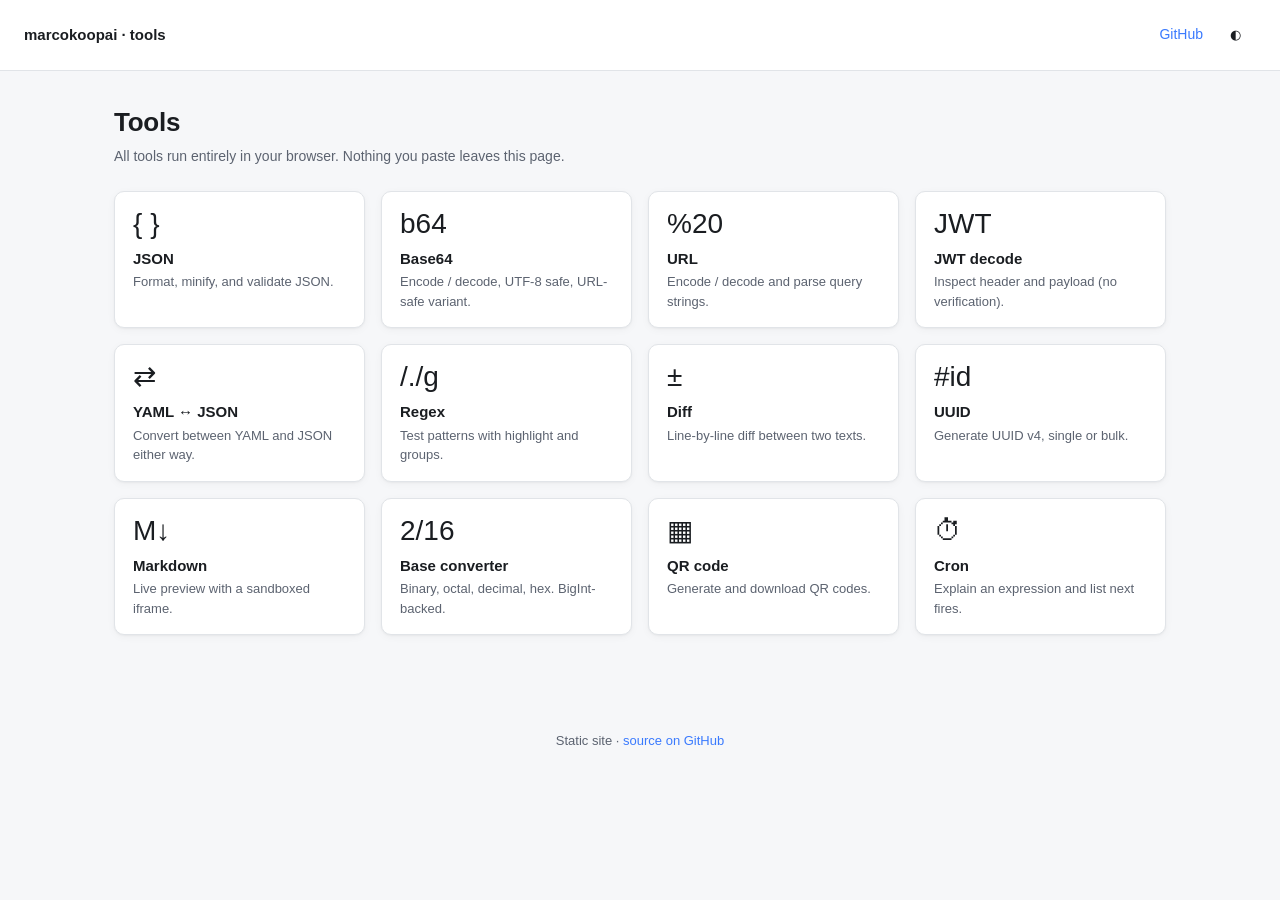
<file: index.html>
<!doctype html>
<html lang="en">
<head>
<meta charset="utf-8">
<meta name="viewport" content="width=device-width, initial-scale=1">
<title>marcokoopai · tools</title>
<meta name="description" content="Personal collection of browser-side web tools. No tracking, no servers.">
<script src="/assets/js/theme.js"></script>
<link rel="stylesheet" href="/assets/css/base.css">
</head>
<body>
<header class="site-header">
  <a class="brand" href="/">marcokoopai · tools</a>
  <nav class="nav">
    <a href="https://github.com/marcokoopai/marcokoopai.github.io" target="_blank" rel="noopener">GitHub</a>
    <button class="btn ghost" type="button" onclick="toggleTheme()" aria-label="Toggle theme" title="Toggle theme">◐</button>
  </nav>
</header>

<main class="container">
  <h1>Tools</h1>
  <p class="subtitle">All tools run entirely in your browser. Nothing you paste leaves this page.</p>

  <div class="tool-grid">
    <a class="tool-card" href="/tools/json/">
      <div class="icon">{ }</div>
      <div class="name">JSON</div>
      <div class="desc">Format, minify, and validate JSON.</div>
    </a>
    <a class="tool-card" href="/tools/base64/">
      <div class="icon">b64</div>
      <div class="name">Base64</div>
      <div class="desc">Encode / decode, UTF-8 safe, URL-safe variant.</div>
    </a>
    <a class="tool-card" href="/tools/url-encode/">
      <div class="icon">%20</div>
      <div class="name">URL</div>
      <div class="desc">Encode / decode and parse query strings.</div>
    </a>
    <a class="tool-card" href="/tools/jwt-decode/">
      <div class="icon">JWT</div>
      <div class="name">JWT decode</div>
      <div class="desc">Inspect header and payload (no verification).</div>
    </a>
    <a class="tool-card" href="/tools/yaml-json/">
      <div class="icon">⇄</div>
      <div class="name">YAML ↔ JSON</div>
      <div class="desc">Convert between YAML and JSON either way.</div>
    </a>
    <a class="tool-card" href="/tools/regex/">
      <div class="icon">/./g</div>
      <div class="name">Regex</div>
      <div class="desc">Test patterns with highlight and groups.</div>
    </a>
    <a class="tool-card" href="/tools/diff/">
      <div class="icon">±</div>
      <div class="name">Diff</div>
      <div class="desc">Line-by-line diff between two texts.</div>
    </a>
    <a class="tool-card" href="/tools/uuid/">
      <div class="icon">#id</div>
      <div class="name">UUID</div>
      <div class="desc">Generate UUID v4, single or bulk.</div>
    </a>
    <a class="tool-card" href="/tools/markdown/">
      <div class="icon">M↓</div>
      <div class="name">Markdown</div>
      <div class="desc">Live preview with a sandboxed iframe.</div>
    </a>
    <a class="tool-card" href="/tools/base-converter/">
      <div class="icon">2/16</div>
      <div class="name">Base converter</div>
      <div class="desc">Binary, octal, decimal, hex. BigInt-backed.</div>
    </a>
    <a class="tool-card" href="/tools/qrcode/">
      <div class="icon">▦</div>
      <div class="name">QR code</div>
      <div class="desc">Generate and download QR codes.</div>
    </a>
    <a class="tool-card" href="/tools/cron/">
      <div class="icon">⏱</div>
      <div class="name">Cron</div>
      <div class="desc">Explain an expression and list next fires.</div>
    </a>
  </div>
</main>

<footer class="site-footer">
  Static site · <a href="https://github.com/marcokoopai/marcokoopai.github.io">source on GitHub</a>
</footer>

<script src="/assets/js/common.js"></script>
</body>
</html>
</file>
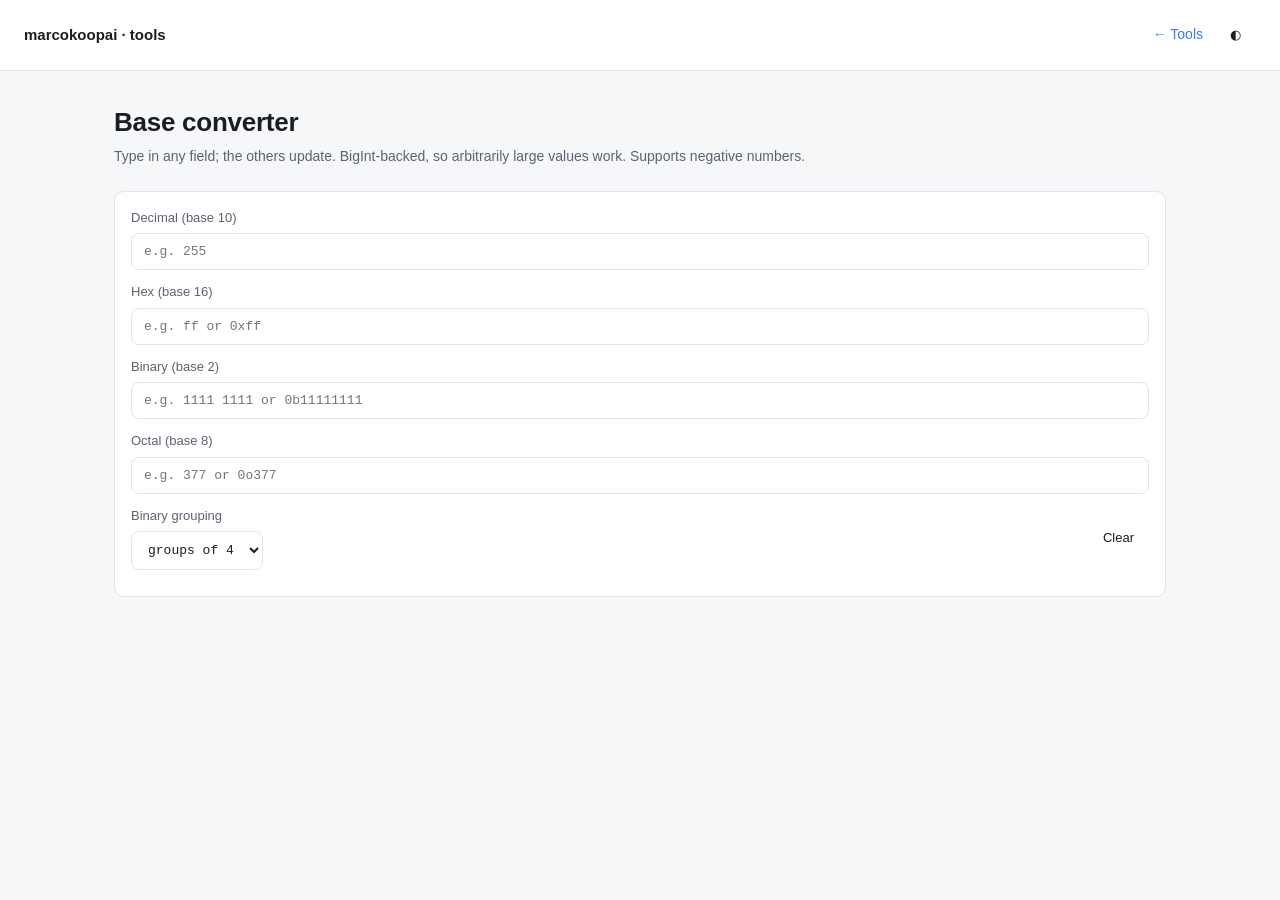
<file: tools/base-converter/index.html>
<!doctype html>
<html lang="en">
<head>
<meta charset="utf-8">
<meta name="viewport" content="width=device-width, initial-scale=1">
<title>Base converter · marcokoopai tools</title>
<script src="/assets/js/theme.js"></script>
<link rel="stylesheet" href="/assets/css/base.css">
</head>
<body>
<header class="site-header">
  <a class="brand" href="/">marcokoopai · tools</a>
  <nav class="nav">
    <a href="/">← Tools</a>
    <button class="btn ghost" type="button" onclick="toggleTheme()" aria-label="Toggle theme">◐</button>
  </nav>
</header>

<main class="container">
  <h1>Base converter</h1>
  <p class="subtitle">Type in any field; the others update. BigInt-backed, so arbitrarily large values work. Supports negative numbers.</p>

  <div class="panel">
    <label class="field" style="margin-bottom:12px">
      Decimal (base 10)
      <input id="dec" type="text" inputmode="numeric" placeholder="e.g. 255" spellcheck="false">
    </label>
    <label class="field" style="margin-bottom:12px">
      Hex (base 16)
      <input id="hex" type="text" placeholder="e.g. ff or 0xff" spellcheck="false">
    </label>
    <label class="field" style="margin-bottom:12px">
      Binary (base 2)
      <input id="bin" type="text" placeholder="e.g. 1111 1111 or 0b11111111" spellcheck="false">
    </label>
    <label class="field" style="margin-bottom:12px">
      Octal (base 8)
      <input id="oct" type="text" placeholder="e.g. 377 or 0o377" spellcheck="false">
    </label>
    <div class="row">
      <label class="field" style="flex:0 0 auto">
        <span>Binary grouping</span>
        <select id="group">
          <option value="4" selected>groups of 4</option>
          <option value="8">groups of 8</option>
          <option value="0">no spaces</option>
        </select>
      </label>
      <div class="grow"></div>
      <button class="btn ghost" id="clear">Clear</button>
    </div>
    <div class="status" id="status" style="margin-top:10px"></div>
  </div>
</main>

<script src="/assets/js/common.js"></script>
<script>
  const fields = { bin: 2, oct: 8, dec: 10, hex: 16 };
  const els = { bin: $('#bin'), oct: $('#oct'), dec: $('#dec'), hex: $('#hex') };
  const status = $('#status'), groupSel = $('#group');
  const setStatus = (m, c) => { status.textContent = m || ''; status.className = 'status' + (c ? ' ' + c : ''); };

  function stripPrefix(s, base) {
    s = s.trim().replace(/_/g, '').replace(/\s+/g, '');
    if (base === 16 && /^0x/i.test(s)) return s.slice(2);
    if (base === 8 && /^0o/i.test(s)) return s.slice(2);
    if (base === 2 && /^0b/i.test(s)) return s.slice(2);
    return s;
  }

  function parse(raw, base) {
    if (!raw.trim()) return null;
    let neg = false, s = raw.trim();
    if (s.startsWith('-')) { neg = true; s = s.slice(1); }
    s = stripPrefix(s, base);
    if (!s) throw new Error('empty');
    const re = { 2: /^[01]+$/, 8: /^[0-7]+$/, 10: /^\d+$/, 16: /^[0-9a-fA-F]+$/ }[base];
    if (!re.test(s)) throw new Error(`invalid ${base === 16 ? 'hex' : base === 2 ? 'binary' : base === 8 ? 'octal' : 'decimal'}`);
    const bi = BigInt(base === 10 ? s : (base === 2 ? '0b' : base === 8 ? '0o' : '0x') + s);
    return neg ? -bi : bi;
  }

  function group(s, n) {
    if (!n) return s;
    const parts = [];
    for (let i = s.length; i > 0; i -= n) parts.unshift(s.slice(Math.max(0, i - n), i));
    return parts.join(' ');
  }

  function format(bi, base) {
    if (bi === null) return '';
    const neg = bi < 0n;
    let s = (neg ? -bi : bi).toString(base);
    if (base === 16) s = s.toUpperCase();
    if (base === 2) s = group(s, parseInt(groupSel.value, 10));
    return (neg ? '-' : '') + s;
  }

  function sync(from) {
    try {
      const val = parse(els[from].value, fields[from]);
      for (const k of Object.keys(els)) {
        if (k === from) continue;
        els[k].value = format(val, fields[k]);
      }
      if (val === null) setStatus('');
      else {
        const bi = val < 0n ? -val : val;
        const bits = bi === 0n ? 0 : bi.toString(2).length;
        setStatus(`${val.toString()} · ${bits} bit${bits === 1 ? '' : 's'}`, 'ok');
      }
    } catch (e) {
      for (const k of Object.keys(els)) if (k !== from) els[k].value = '';
      setStatus('Error (' + from + '): ' + e.message, 'err');
    }
  }

  for (const k of Object.keys(els)) {
    els[k].addEventListener('input', () => sync(k));
  }
  groupSel.addEventListener('change', () => {
    if (els.dec.value) sync('dec');
  });
  $('#clear').onclick = () => {
    for (const k of Object.keys(els)) els[k].value = '';
    setStatus('');
    els.dec.focus();
  };
</script>
</body>
</html>
</file>
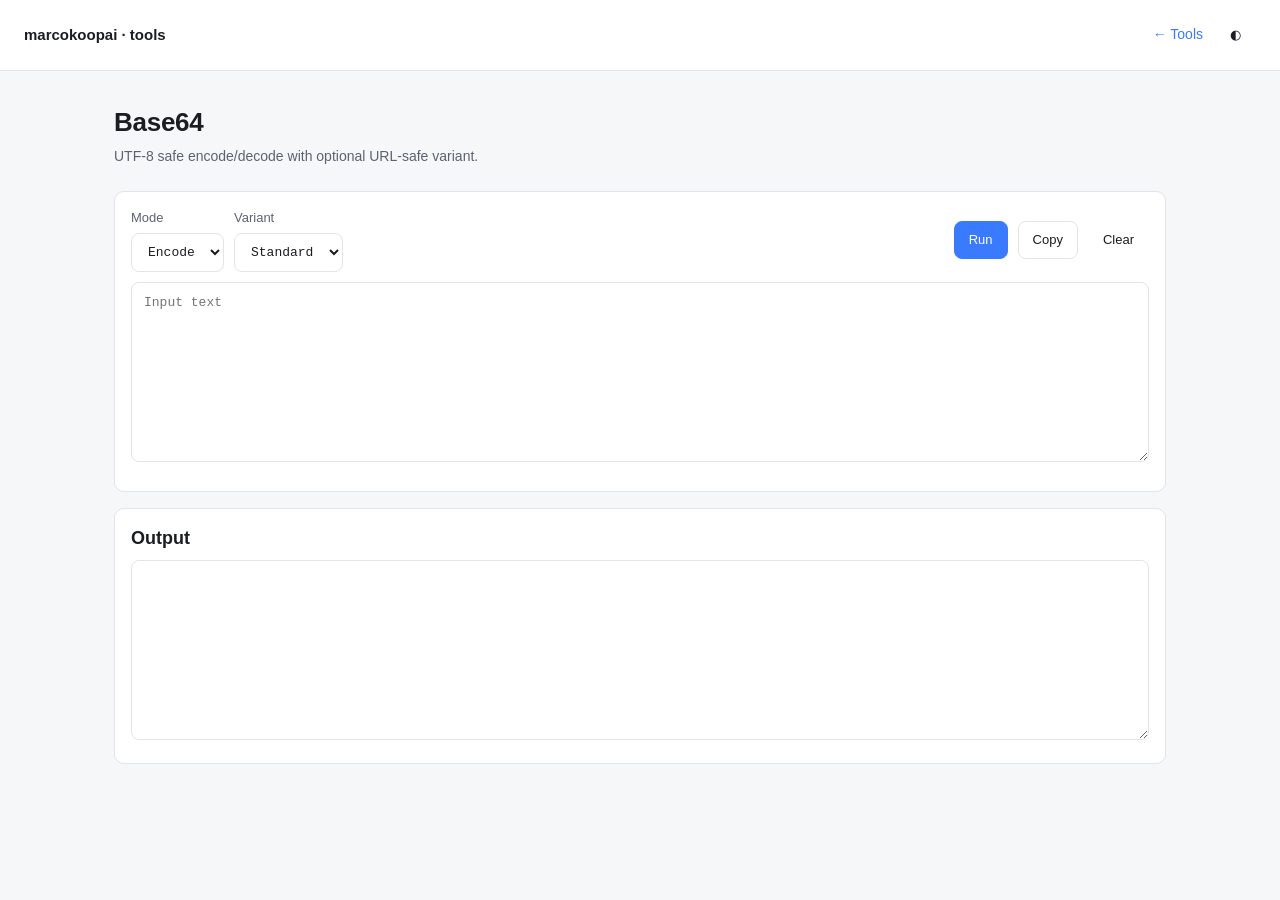
<file: tools/base64/index.html>
<!doctype html>
<html lang="en">
<head>
<meta charset="utf-8">
<meta name="viewport" content="width=device-width, initial-scale=1">
<title>Base64 · marcokoopai tools</title>
<script src="/assets/js/theme.js"></script>
<link rel="stylesheet" href="/assets/css/base.css">
</head>
<body>
<header class="site-header">
  <a class="brand" href="/">marcokoopai · tools</a>
  <nav class="nav">
    <a href="/">← Tools</a>
    <button class="btn ghost" type="button" onclick="toggleTheme()" aria-label="Toggle theme">◐</button>
  </nav>
</header>

<main class="container">
  <h1>Base64</h1>
  <p class="subtitle">UTF-8 safe encode/decode with optional URL-safe variant.</p>

  <div class="panel">
    <div class="row" style="margin-bottom:10px">
      <label class="field" style="flex:0 0 auto">
        Mode
        <select id="mode">
          <option value="encode" selected>Encode</option>
          <option value="decode">Decode</option>
        </select>
      </label>
      <label class="field" style="flex:0 0 auto">
        Variant
        <select id="variant">
          <option value="standard" selected>Standard</option>
          <option value="urlsafe">URL-safe</option>
        </select>
      </label>
      <div class="grow"></div>
      <button class="btn primary" id="run">Run</button>
      <button class="btn" id="copy">Copy</button>
      <button class="btn ghost" id="clear">Clear</button>
    </div>
    <textarea id="input" placeholder="Input text" spellcheck="false"></textarea>
    <div class="status" id="status"></div>
  </div>

  <div class="panel">
    <h2 style="margin-top:0">Output</h2>
    <textarea id="output" readonly></textarea>
  </div>
</main>

<script src="/assets/js/common.js"></script>
<script>
  const input = $('#input'), output = $('#output'), status = $('#status');
  const setStatus = (m, c) => { status.textContent = m || ''; status.className = 'status' + (c ? ' ' + c : ''); };

  function encodeUtf8(s) {
    const bytes = new TextEncoder().encode(s);
    let bin = '';
    for (let i = 0; i < bytes.length; i++) bin += String.fromCharCode(bytes[i]);
    return btoa(bin);
  }
  function decodeUtf8(b64) {
    const bin = atob(b64);
    const bytes = new Uint8Array(bin.length);
    for (let i = 0; i < bin.length; i++) bytes[i] = bin.charCodeAt(i);
    return new TextDecoder().decode(bytes);
  }
  function toUrlSafe(s) { return s.replace(/\+/g, '-').replace(/\//g, '_').replace(/=+$/, ''); }
  function fromUrlSafe(s) {
    s = s.replace(/-/g, '+').replace(/_/g, '/');
    while (s.length % 4) s += '=';
    return s;
  }

  function run() {
    const mode = $('#mode').value;
    const variant = $('#variant').value;
    const src = input.value;
    if (!src) { output.value = ''; setStatus(''); return; }
    try {
      if (mode === 'encode') {
        let out = encodeUtf8(src);
        if (variant === 'urlsafe') out = toUrlSafe(out);
        output.value = out;
        setStatus('Encoded · ' + out.length + ' chars', 'ok');
      } else {
        let s = src.trim();
        if (variant === 'urlsafe') s = fromUrlSafe(s);
        output.value = decodeUtf8(s);
        setStatus('Decoded · ' + output.value.length + ' chars', 'ok');
      }
    } catch (e) {
      output.value = '';
      setStatus('Error: ' + e.message, 'err');
    }
  }

  $('#run').onclick = run;
  $('#copy').onclick = () => { if (output.value) copyToClipboard(output.value); };
  $('#clear').onclick = () => { input.value = ''; output.value = ''; setStatus(''); input.focus(); };
</script>
</body>
</html>
</file>
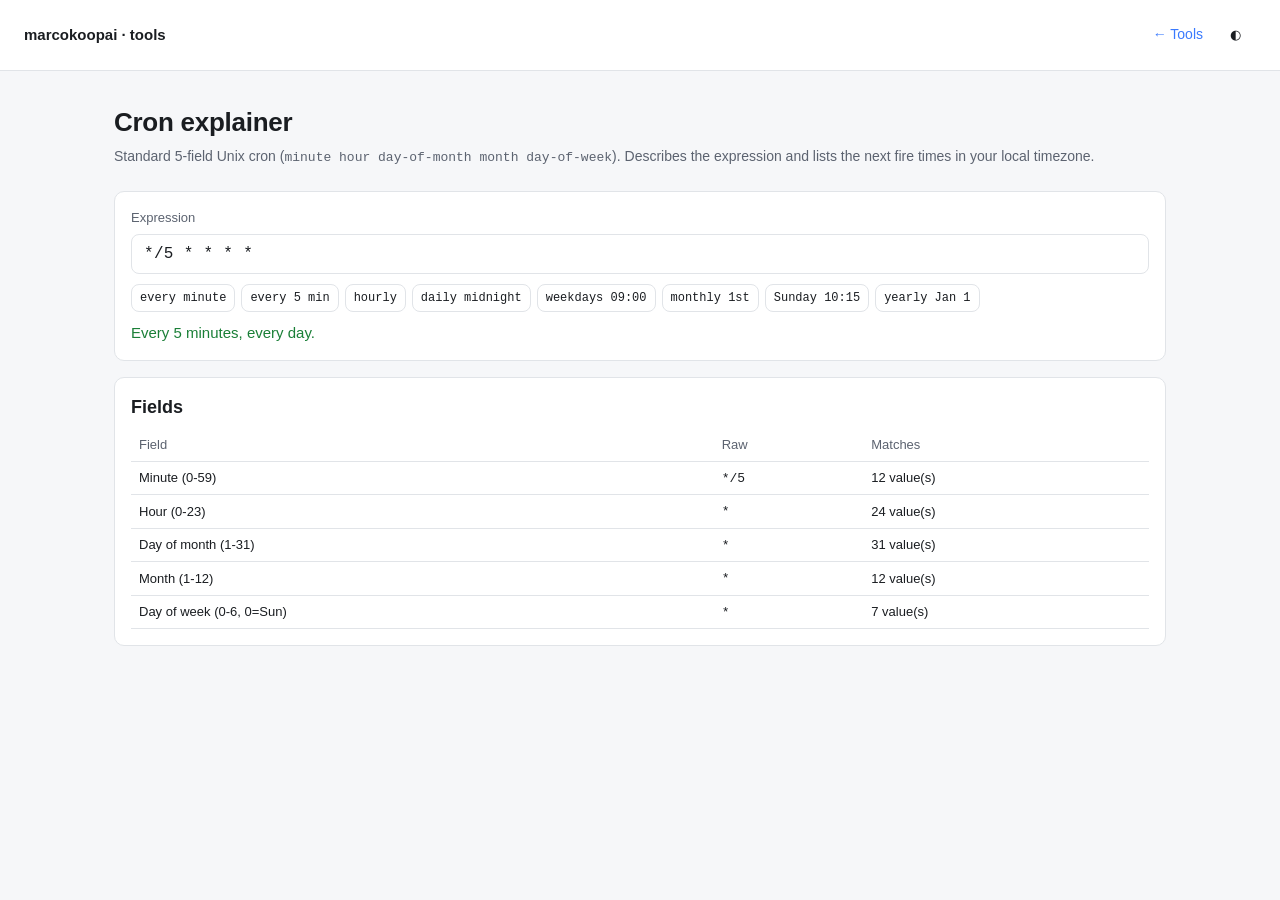
<file: tools/cron/index.html>
<!doctype html>
<html lang="en">
<head>
<meta charset="utf-8">
<meta name="viewport" content="width=device-width, initial-scale=1">
<title>Cron · marcokoopai tools</title>
<script src="/assets/js/theme.js"></script>
<link rel="stylesheet" href="/assets/css/base.css">
<style>
  #expr { font-family: var(--mono); font-size: 16px; letter-spacing: 0.02em; }
  .presets { display: flex; flex-wrap: wrap; gap: 6px; }
  .presets button { font-family: var(--mono); font-size: 12px; padding: 4px 8px; }
  .field-table { width: 100%; border-collapse: collapse; font-size: 13px; }
  .field-table th, .field-table td { border-bottom: 1px solid var(--border); padding: 6px 8px; text-align: left; }
  .field-table th { color: var(--muted); font-weight: 500; }
  .field-table code { font-family: var(--mono); }
  #explainLine { font-size: 15px; margin-top: 4px; }
  .next-list { font-family: var(--mono); font-size: 13px; list-style: none; padding: 0; margin: 0; }
  .next-list li { padding: 4px 0; border-bottom: 1px dashed var(--border); }
</style>
</head>
<body>
<header class="site-header">
  <a class="brand" href="/">marcokoopai · tools</a>
  <nav class="nav">
    <a href="/">← Tools</a>
    <button class="btn ghost" type="button" onclick="toggleTheme()" aria-label="Toggle theme">◐</button>
  </nav>
</header>

<main class="container">
  <h1>Cron explainer</h1>
  <p class="subtitle">Standard 5-field Unix cron (<code>minute hour day-of-month month day-of-week</code>). Describes the expression and lists the next fire times in your local timezone.</p>

  <div class="panel">
    <label class="field" style="margin-bottom:10px">
      Expression
      <input id="expr" type="text" value="*/5 * * * *" spellcheck="false">
    </label>
    <div class="presets" style="margin-bottom:10px">
      <button class="btn" data-set="* * * * *">every minute</button>
      <button class="btn" data-set="*/5 * * * *">every 5 min</button>
      <button class="btn" data-set="0 * * * *">hourly</button>
      <button class="btn" data-set="0 0 * * *">daily midnight</button>
      <button class="btn" data-set="0 9 * * 1-5">weekdays 09:00</button>
      <button class="btn" data-set="0 0 1 * *">monthly 1st</button>
      <button class="btn" data-set="15 10 * * 0">Sunday 10:15</button>
      <button class="btn" data-set="0 0 1 1 *">yearly Jan 1</button>
    </div>
    <div id="explainLine" class="status"></div>
  </div>

  <div class="panel" id="fieldPanel" hidden>
    <h2 style="margin-top:0">Fields</h2>
    <table class="field-table" id="fieldTable"></table>
  </div>

  <div class="panel" id="nextPanel" hidden>
    <h2 style="margin-top:0">Next 10 fire times</h2>
    <ul class="next-list" id="nextList"></ul>
    <div class="status" id="nextStatus" style="margin-top:8px"></div>
  </div>
</main>

<script src="/assets/js/common.js"></script>
<script>
  const expr = $('#expr'), explainLine = $('#explainLine');
  const fieldPanel = $('#fieldPanel'), fieldTable = $('#fieldTable');
  const nextPanel = $('#nextPanel'), nextList = $('#nextList'), nextStatus = $('#nextStatus');

  const MONTHS = ['JAN','FEB','MAR','APR','MAY','JUN','JUL','AUG','SEP','OCT','NOV','DEC'];
  const DAYS = ['SUN','MON','TUE','WED','THU','FRI','SAT'];
  const DAY_NAMES = ['Sunday','Monday','Tuesday','Wednesday','Thursday','Friday','Saturday'];

  function resolveName(tok, names) {
    if (/^-?\d+$/.test(tok)) return parseInt(tok, 10);
    if (!names) throw new Error(`expected number, got "${tok}"`);
    const i = names.indexOf(tok.toUpperCase());
    if (i < 0) throw new Error(`unknown name "${tok}"`);
    return i + (names === MONTHS ? 1 : 0);
  }

  function parseField(str, min, max, names) {
    const values = new Set();
    for (const part of str.split(',')) {
      let rangePart = part, step = 1;
      const slash = part.indexOf('/');
      if (slash >= 0) {
        rangePart = part.slice(0, slash) || '*';
        step = parseInt(part.slice(slash + 1), 10);
        if (!(step > 0)) throw new Error(`invalid step in "${part}"`);
      }
      let lo, hi;
      if (rangePart === '*') { lo = min; hi = max; }
      else if (rangePart.includes('-')) {
        const [a, b] = rangePart.split('-');
        lo = resolveName(a, names);
        hi = resolveName(b, names);
      } else {
        lo = hi = resolveName(rangePart, names);
      }
      if (names === DAYS && lo === 7) lo = 0;
      if (names === DAYS && hi === 7) hi = 0;
      if (lo < min || hi > max || lo > hi) throw new Error(`out of range "${part}" (${min}-${max})`);
      for (let v = lo; v <= hi; v += step) values.add(v);
    }
    return Array.from(values).sort((a, b) => a - b);
  }

  function parseCron(input) {
    const parts = input.trim().split(/\s+/);
    if (parts.length !== 5) throw new Error(`expected 5 fields, got ${parts.length}`);
    const [m, h, dom, mon, dow] = parts;
    return {
      raw: parts,
      minute: parseField(m, 0, 59),
      hour: parseField(h, 0, 23),
      dom: parseField(dom, 1, 31),
      month: parseField(mon, 1, 12, MONTHS),
      dow: parseField(dow, 0, 6, DAYS),
      domIsStar: dom === '*',
      dowIsStar: dow === '*',
    };
  }

  function matches(c, d) {
    if (!c.minute.includes(d.getMinutes())) return false;
    if (!c.hour.includes(d.getHours())) return false;
    if (!c.month.includes(d.getMonth() + 1)) return false;
    const domOk = c.dom.includes(d.getDate());
    const dowOk = c.dow.includes(d.getDay());
    if (c.domIsStar || c.dowIsStar) return domOk && dowOk;
    return domOk || dowOk;
  }

  function nextN(c, from, n) {
    const out = [];
    const d = new Date(from);
    d.setSeconds(0, 0);
    d.setMinutes(d.getMinutes() + 1);
    const limit = 60 * 24 * 366 * 4;
    for (let i = 0; i < limit && out.length < n; i++) {
      if (matches(c, d)) out.push(new Date(d));
      d.setMinutes(d.getMinutes() + 1);
    }
    return out;
  }

  function isFull(arr, min, max) { return arr.length === (max - min + 1); }
  function isEvery(arr, min, max, step) {
    if (arr.length !== Math.floor((max - min) / step) + 1) return false;
    for (let i = 0; i < arr.length; i++) if (arr[i] !== min + i * step) return false;
    return true;
  }
  function detectStep(arr, min, max) {
    if (arr.length < 2) return null;
    const step = arr[1] - arr[0];
    if (step < 2) return null;
    if (isEvery(arr, min, max, step)) return step;
    return null;
  }
  function listify(arr, names, offset) {
    const off = offset || 0;
    return arr.map(v => names ? names[v - off] : String(v)).join(', ');
  }
  function hhmm(h, m) { return `${String(h).padStart(2,'0')}:${String(m).padStart(2,'0')}`; }

  function describeTime(c, minuteFull, hourFull) {
    if (minuteFull && hourFull) return 'Every minute';
    const mStep = !minuteFull ? detectStep(c.minute, 0, 59) : null;
    if (mStep && hourFull && c.minute[0] === 0) return `Every ${mStep} minutes`;
    if (c.minute.length === 1 && hourFull) return `At minute ${c.minute[0]} of every hour`;
    if (c.minute.length === 1 && c.hour.length === 1) return `At ${hhmm(c.hour[0], c.minute[0])}`;
    if (c.minute.length === 1 && c.hour.length > 1) {
      const hStep = detectStep(c.hour, 0, 23);
      if (hStep) return `At minute ${c.minute[0]} past every ${hStep} hour(s)`;
      return `At minute ${c.minute[0]} past hours ${listify(c.hour)}`;
    }
    if (minuteFull) return `Every minute of hour ${listify(c.hour)}`;
    return `At minute(s) ${listify(c.minute)} of hour(s) ${listify(c.hour)}`;
  }

  const MONTH_NAMES_FULL = ['January','February','March','April','May','June','July','August','September','October','November','December'];

  function describe(c) {
    const minuteFull = isFull(c.minute, 0, 59);
    const hourFull = isFull(c.hour, 0, 23);
    const domFull = isFull(c.dom, 1, 31);
    const monthFull = isFull(c.month, 1, 12);
    const dowFull = isFull(c.dow, 0, 6);
    const time = describeTime(c, minuteFull, hourFull);

    const mods = [];
    if (!domFull && !dowFull) {
      mods.push(`on day ${listify(c.dom)} of the month or on ${listify(c.dow, DAY_NAMES)}`);
    } else if (!domFull) {
      mods.push(`on day ${listify(c.dom)} of the month`);
    } else if (!dowFull) {
      const compact = c.dow.length <= 3 || detectStep(c.dow, 0, 6);
      mods.push(`on ${listify(c.dow, compact ? DAY_NAMES : DAYS)}`);
    }
    if (!monthFull) mods.push(`in ${listify(c.month, MONTH_NAMES_FULL, 1)}`);

    const suffix = mods.length ? ', ' + mods.join(', ') : ', every day';
    return time + suffix + '.';
  }

  function render() {
    fieldPanel.hidden = true; nextPanel.hidden = true;
    explainLine.textContent = '';
    explainLine.className = 'status';
    const raw = expr.value;
    if (!raw.trim()) return;
    let c;
    try { c = parseCron(raw); }
    catch (e) { explainLine.textContent = 'Error: ' + e.message; explainLine.classList.add('err'); return; }

    explainLine.textContent = describe(c);
    explainLine.classList.add('ok');

    fieldTable.innerHTML = `
      <thead><tr><th>Field</th><th>Raw</th><th>Matches</th></tr></thead>
      <tbody>
        <tr><td>Minute (0-59)</td><td><code>${escapeHtml(c.raw[0])}</code></td><td>${c.minute.length} value(s)</td></tr>
        <tr><td>Hour (0-23)</td><td><code>${escapeHtml(c.raw[1])}</code></td><td>${c.hour.length} value(s)</td></tr>
        <tr><td>Day of month (1-31)</td><td><code>${escapeHtml(c.raw[2])}</code></td><td>${c.dom.length} value(s)</td></tr>
        <tr><td>Month (1-12)</td><td><code>${escapeHtml(c.raw[3])}</code></td><td>${c.month.length} value(s)</td></tr>
        <tr><td>Day of week (0-6, 0=Sun)</td><td><code>${escapeHtml(c.raw[4])}</code></td><td>${c.dow.length} value(s)</td></tr>
      </tbody>`;
    fieldPanel.hidden = false;

    const runs = nextN(c, new Date(), 10);
    if (!runs.length) {
      nextList.innerHTML = '<li>No matches within 4 years.</li>';
    } else {
      const fmt = new Intl.DateTimeFormat(undefined, {
        dateStyle: 'medium', timeStyle: 'short', weekday: 'short'
      });
      nextList.innerHTML = runs.map((d, i) => {
        const diff = Math.round((d - Date.now()) / 60000);
        const rel = diff < 60 ? `in ${diff} min` : diff < 1440 ? `in ${Math.round(diff/60)} hr` : `in ${Math.round(diff/1440)} day`;
        return `<li>${String(i+1).padStart(2,' ')}. ${escapeHtml(fmt.format(d))} · <span style="color:var(--muted)">${rel}</span></li>`;
      }).join('');
    }
    nextStatus.textContent = 'Timezone: ' + Intl.DateTimeFormat().resolvedOptions().timeZone;
    nextPanel.hidden = false;
  }

  expr.addEventListener('input', render);
  document.querySelector('.presets').addEventListener('click', (e) => {
    const b = e.target.closest('button[data-set]');
    if (!b) return;
    expr.value = b.getAttribute('data-set');
    render();
  });
  render();
</script>
</body>
</html>
</file>
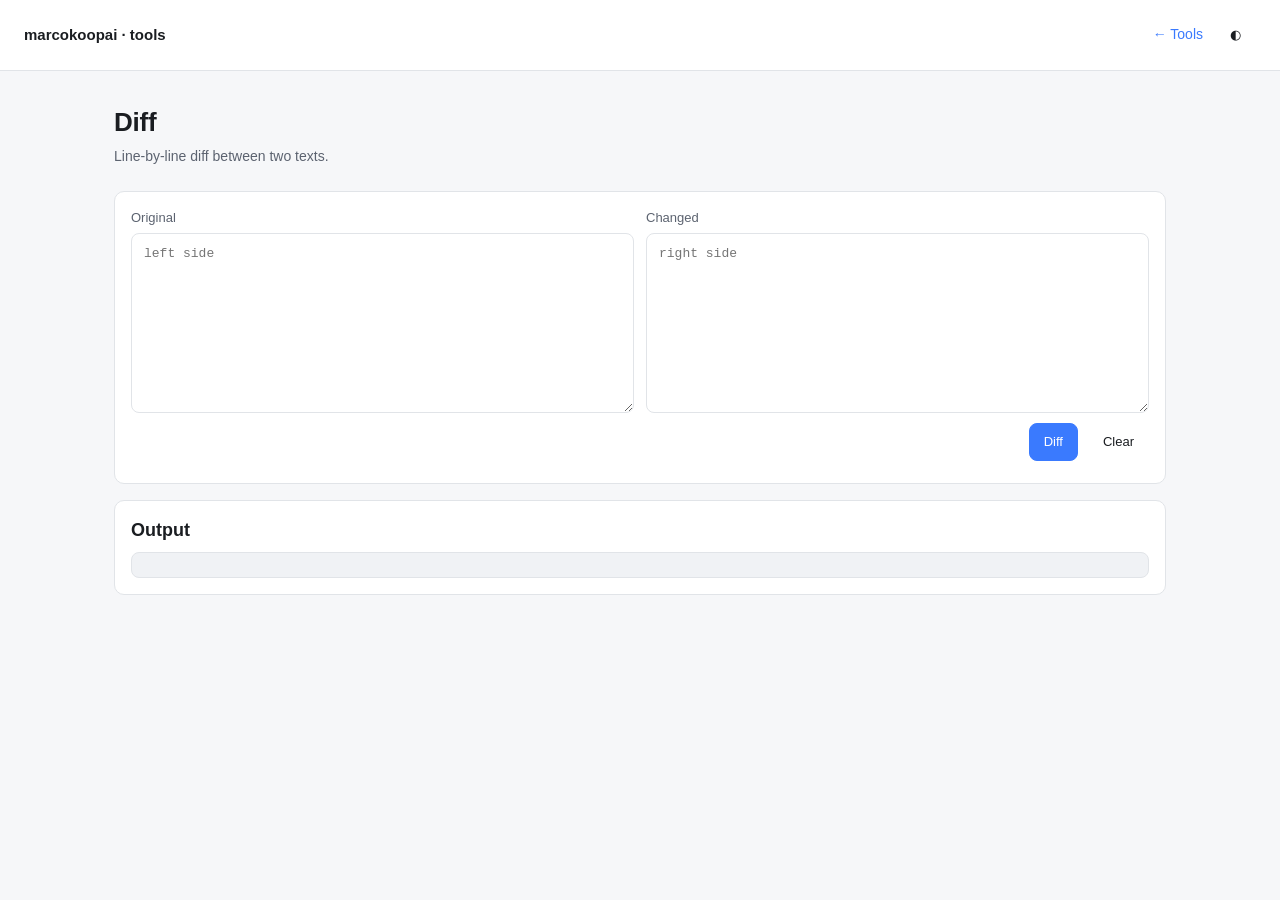
<file: tools/diff/index.html>
<!doctype html>
<html lang="en">
<head>
<meta charset="utf-8">
<meta name="viewport" content="width=device-width, initial-scale=1">
<title>Diff · marcokoopai tools</title>
<script src="/assets/js/theme.js"></script>
<link rel="stylesheet" href="/assets/css/base.css">
<style>
  #diffView { font-family: var(--mono); font-size: 13px; }
  .side { display: grid; grid-template-columns: 1fr 1fr; gap: 12px; }
  @media (max-width: 720px) { .side { grid-template-columns: 1fr; } }
</style>
</head>
<body>
<header class="site-header">
  <a class="brand" href="/">marcokoopai · tools</a>
  <nav class="nav">
    <a href="/">← Tools</a>
    <button class="btn ghost" type="button" onclick="toggleTheme()" aria-label="Toggle theme">◐</button>
  </nav>
</header>

<main class="container">
  <h1>Diff</h1>
  <p class="subtitle">Line-by-line diff between two texts.</p>

  <div class="panel">
    <div class="side">
      <label class="field">
        Original
        <textarea id="a" placeholder="left side" spellcheck="false"></textarea>
      </label>
      <label class="field">
        Changed
        <textarea id="b" placeholder="right side" spellcheck="false"></textarea>
      </label>
    </div>
    <div class="row" style="margin-top:10px">
      <div class="grow"></div>
      <button class="btn primary" id="run">Diff</button>
      <button class="btn ghost" id="clear">Clear</button>
    </div>
    <div class="status" id="status"></div>
  </div>

  <div class="panel">
    <h2 style="margin-top:0">Output</h2>
    <pre id="diffView"></pre>
  </div>
</main>

<script src="/assets/js/common.js"></script>
<script>
  const a = $('#a'), b = $('#b'), status = $('#status'), view = $('#diffView');
  const setStatus = (m, c) => { status.textContent = m || ''; status.className = 'status' + (c ? ' ' + c : ''); };

  function lcsLines(A, B) {
    const n = A.length, m = B.length;
    const dp = Array(n + 1).fill(null).map(() => new Uint32Array(m + 1));
    for (let i = n - 1; i >= 0; i--) {
      for (let j = m - 1; j >= 0; j--) {
        if (A[i] === B[j]) dp[i][j] = dp[i+1][j+1] + 1;
        else dp[i][j] = Math.max(dp[i+1][j], dp[i][j+1]);
      }
    }
    const ops = [];
    let i = 0, j = 0;
    while (i < n && j < m) {
      if (A[i] === B[j]) { ops.push({ type: 'ctx', text: A[i] }); i++; j++; }
      else if (dp[i+1][j] >= dp[i][j+1]) { ops.push({ type: 'del', text: A[i] }); i++; }
      else { ops.push({ type: 'add', text: B[j] }); j++; }
    }
    while (i < n) ops.push({ type: 'del', text: A[i++] });
    while (j < m) ops.push({ type: 'add', text: B[j++] });
    return ops;
  }

  function run() {
    const A = a.value === '' ? [] : a.value.split('\n');
    const B = b.value === '' ? [] : b.value.split('\n');
    if (!A.length && !B.length) { view.innerHTML = ''; setStatus(''); return; }
    const ops = lcsLines(A, B);
    let adds = 0, dels = 0, html = '';
    for (const op of ops) {
      if (op.type === 'add') adds++;
      if (op.type === 'del') dels++;
      const prefix = op.type === 'add' ? '+ ' : op.type === 'del' ? '- ' : '  ';
      html += `<span class="diff-line ${op.type}">${escapeHtml(prefix + op.text)}</span>\n`;
    }
    view.innerHTML = html || '<span class="diff-line ctx">(no difference)</span>';
    setStatus(`+${adds} −${dels}`, adds || dels ? 'ok' : '');
  }

  $('#run').onclick = run;
  $('#clear').onclick = () => { a.value = ''; b.value = ''; view.innerHTML = ''; setStatus(''); a.focus(); };
</script>
</body>
</html>
</file>
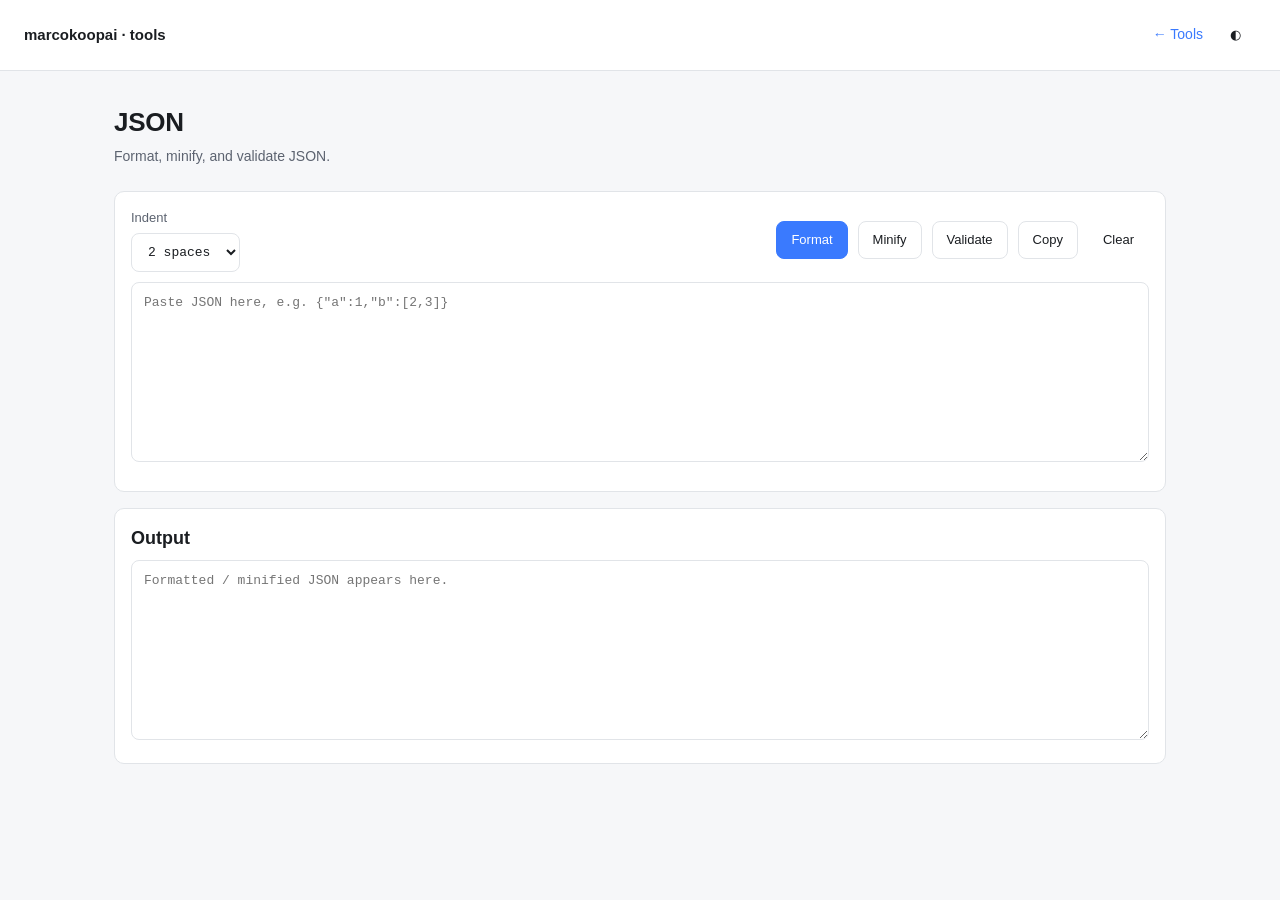
<file: tools/json/index.html>
<!doctype html>
<html lang="en">
<head>
<meta charset="utf-8">
<meta name="viewport" content="width=device-width, initial-scale=1">
<title>JSON · marcokoopai tools</title>
<script src="/assets/js/theme.js"></script>
<link rel="stylesheet" href="/assets/css/base.css">
</head>
<body>
<header class="site-header">
  <a class="brand" href="/">marcokoopai · tools</a>
  <nav class="nav">
    <a href="/">← Tools</a>
    <button class="btn ghost" type="button" onclick="toggleTheme()" aria-label="Toggle theme">◐</button>
  </nav>
</header>

<main class="container">
  <h1>JSON</h1>
  <p class="subtitle">Format, minify, and validate JSON.</p>

  <div class="panel">
    <div class="row" style="margin-bottom:10px">
      <label class="field" style="flex:0 0 auto">
        Indent
        <select id="indent">
          <option value="2" selected>2 spaces</option>
          <option value="4">4 spaces</option>
          <option value="tab">Tab</option>
        </select>
      </label>
      <div class="grow"></div>
      <button class="btn primary" id="format">Format</button>
      <button class="btn" id="minify">Minify</button>
      <button class="btn" id="validate">Validate</button>
      <button class="btn" id="copy">Copy</button>
      <button class="btn ghost" id="clear">Clear</button>
    </div>
    <textarea id="input" placeholder='Paste JSON here, e.g. {"a":1,"b":[2,3]}' spellcheck="false"></textarea>
    <div class="status" id="status"></div>
  </div>

  <div class="panel">
    <h2 style="margin-top:0">Output</h2>
    <textarea id="output" readonly placeholder="Formatted / minified JSON appears here."></textarea>
  </div>
</main>

<script src="/assets/js/common.js"></script>
<script>
  const input = $('#input');
  const output = $('#output');
  const status = $('#status');
  const indentSel = $('#indent');

  function setStatus(msg, cls) {
    status.textContent = msg || '';
    status.className = 'status' + (cls ? ' ' + cls : '');
  }

  function getIndent() {
    const v = indentSel.value;
    if (v === 'tab') return '\t';
    return parseInt(v, 10);
  }

  function process(minify) {
    const src = input.value.trim();
    if (!src) { output.value = ''; setStatus(''); return; }
    try {
      const parsed = JSON.parse(src);
      output.value = JSON.stringify(parsed, null, minify ? 0 : getIndent());
      setStatus('Valid JSON · ' + output.value.length + ' chars', 'ok');
    } catch (e) {
      output.value = '';
      const m = /position (\d+)/.exec(e.message);
      let loc = '';
      if (m) {
        const pos = parseInt(m[1], 10);
        const before = src.slice(0, pos);
        const line = before.split('\n').length;
        const col = pos - before.lastIndexOf('\n');
        loc = ` (line ${line}, col ${col})`;
      }
      setStatus('Error: ' + e.message + loc, 'err');
    }
  }

  $('#format').onclick = () => process(false);
  $('#minify').onclick = () => process(true);
  $('#validate').onclick = () => {
    const src = input.value.trim();
    if (!src) { setStatus(''); return; }
    try { JSON.parse(src); setStatus('Valid JSON · ' + src.length + ' chars', 'ok'); }
    catch (e) { setStatus('Error: ' + e.message, 'err'); }
  };
  $('#copy').onclick = () => { if (output.value) copyToClipboard(output.value); };
  $('#clear').onclick = () => { input.value = ''; output.value = ''; setStatus(''); input.focus(); };
</script>
</body>
</html>
</file>
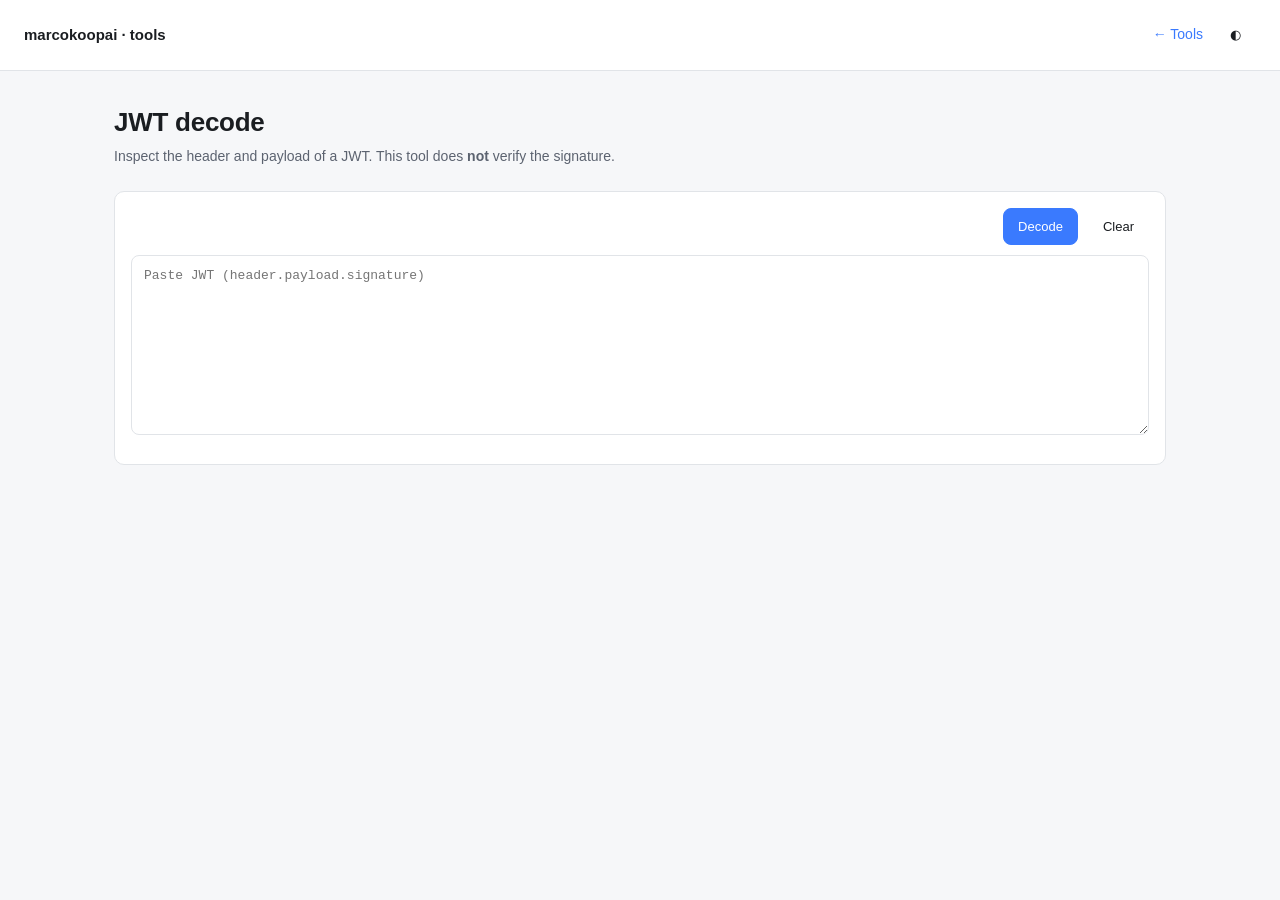
<file: tools/jwt-decode/index.html>
<!doctype html>
<html lang="en">
<head>
<meta charset="utf-8">
<meta name="viewport" content="width=device-width, initial-scale=1">
<title>JWT decode · marcokoopai tools</title>
<script src="/assets/js/theme.js"></script>
<link rel="stylesheet" href="/assets/css/base.css">
</head>
<body>
<header class="site-header">
  <a class="brand" href="/">marcokoopai · tools</a>
  <nav class="nav">
    <a href="/">← Tools</a>
    <button class="btn ghost" type="button" onclick="toggleTheme()" aria-label="Toggle theme">◐</button>
  </nav>
</header>

<main class="container">
  <h1>JWT decode</h1>
  <p class="subtitle">Inspect the header and payload of a JWT. This tool does <strong>not</strong> verify the signature.</p>

  <div class="panel">
    <div class="row" style="margin-bottom:10px">
      <div class="grow"></div>
      <button class="btn primary" id="decode">Decode</button>
      <button class="btn ghost" id="clear">Clear</button>
    </div>
    <textarea id="input" placeholder="Paste JWT (header.payload.signature)" spellcheck="false"></textarea>
    <div class="status" id="status"></div>
  </div>

  <div class="panel" id="headerPanel" hidden>
    <div class="row between" style="margin-bottom:8px"><h2 style="margin:0">Header</h2><button class="btn" data-copy="header">Copy</button></div>
    <pre id="headerOut"></pre>
  </div>

  <div class="panel" id="payloadPanel" hidden>
    <div class="row between" style="margin-bottom:8px"><h2 style="margin:0">Payload</h2><button class="btn" data-copy="payload">Copy</button></div>
    <pre id="payloadOut"></pre>
    <div class="status" id="expStatus"></div>
  </div>
</main>

<script src="/assets/js/common.js"></script>
<script>
  const input = $('#input'), status = $('#status');
  const setStatus = (m, c) => { status.textContent = m || ''; status.className = 'status' + (c ? ' ' + c : ''); };

  function base64urlDecode(s) {
    s = s.replace(/-/g, '+').replace(/_/g, '/');
    while (s.length % 4) s += '=';
    const bin = atob(s);
    const bytes = new Uint8Array(bin.length);
    for (let i = 0; i < bin.length; i++) bytes[i] = bin.charCodeAt(i);
    return new TextDecoder().decode(bytes);
  }

  function formatExp(payload) {
    const exp = payload && payload.exp;
    if (typeof exp !== 'number') return '';
    const now = Math.floor(Date.now() / 1000);
    const date = new Date(exp * 1000).toISOString();
    const delta = exp - now;
    if (delta < 0) return 'Expired on ' + date + ' (' + Math.abs(delta) + 's ago)';
    return 'Expires at ' + date + ' (in ' + delta + 's)';
  }

  function decode() {
    const src = input.value.trim();
    if (!src) { setStatus(''); $('#headerPanel').hidden = true; $('#payloadPanel').hidden = true; return; }
    const parts = src.split('.');
    if (parts.length < 2) { setStatus('Not a JWT (expected at least header.payload).', 'err'); return; }
    try {
      const header = JSON.parse(base64urlDecode(parts[0]));
      const payload = JSON.parse(base64urlDecode(parts[1]));
      $('#headerOut').textContent = JSON.stringify(header, null, 2);
      $('#payloadOut').textContent = JSON.stringify(payload, null, 2);
      $('#headerPanel').hidden = false;
      $('#payloadPanel').hidden = false;
      const expMsg = formatExp(payload);
      const expEl = $('#expStatus');
      expEl.textContent = expMsg;
      expEl.className = 'status' + (expMsg ? (payload.exp * 1000 < Date.now() ? ' err' : ' ok') : '');
      setStatus('Decoded ' + parts.length + ' parts' + (parts.length === 3 ? ' (signature not verified).' : '.'), 'ok');
    } catch (e) {
      setStatus('Error: ' + e.message, 'err');
    }
  }

  $('#decode').onclick = decode;
  $('#clear').onclick = () => { input.value = ''; setStatus(''); $('#headerPanel').hidden = true; $('#payloadPanel').hidden = true; input.focus(); };
  document.addEventListener('click', (e) => {
    const btn = e.target.closest('[data-copy]');
    if (!btn) return;
    const which = btn.getAttribute('data-copy');
    const text = which === 'header' ? $('#headerOut').textContent : $('#payloadOut').textContent;
    if (text) copyToClipboard(text);
  });
</script>
</body>
</html>
</file>
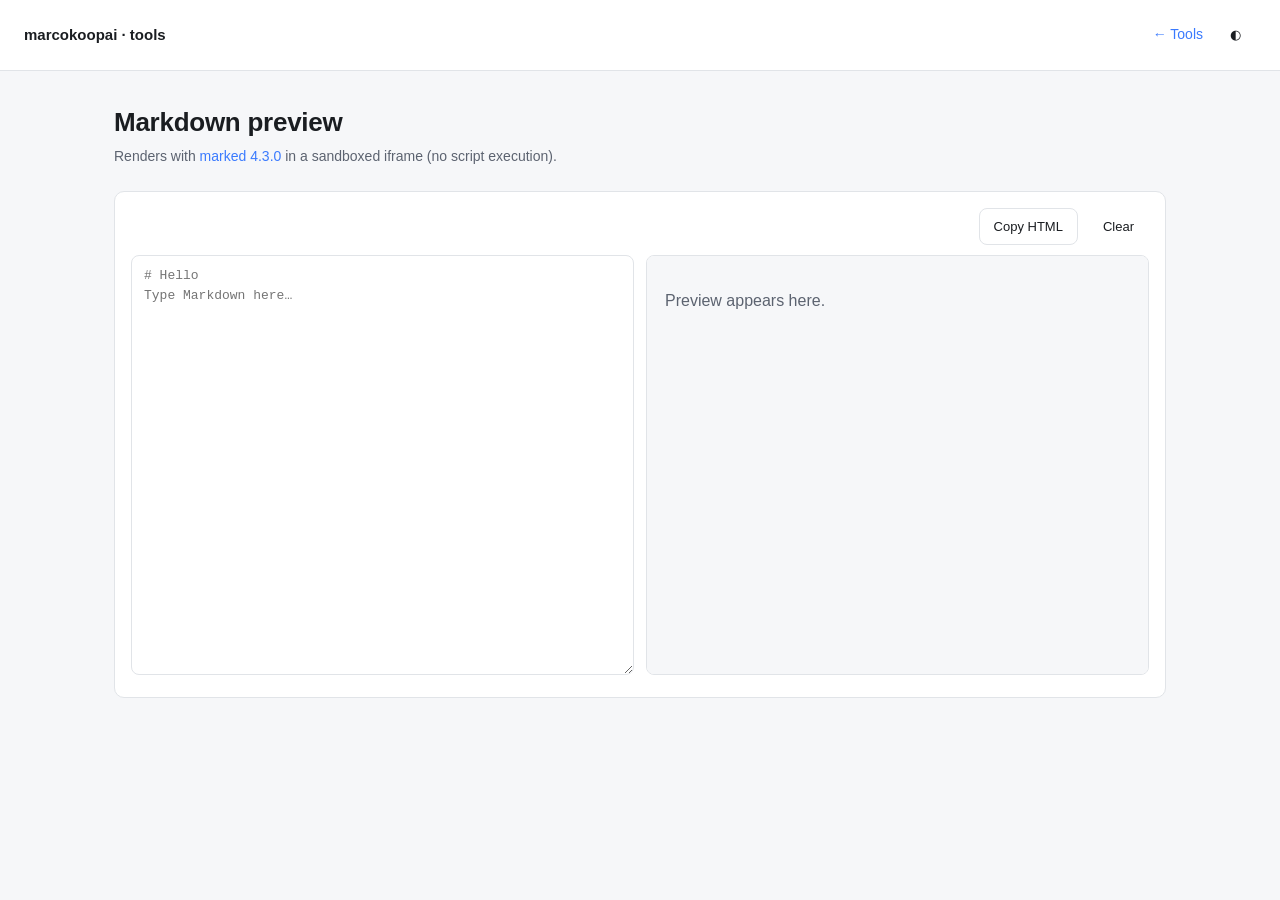
<file: tools/markdown/index.html>
<!doctype html>
<html lang="en">
<head>
<meta charset="utf-8">
<meta name="viewport" content="width=device-width, initial-scale=1">
<title>Markdown · marcokoopai tools</title>
<script src="/assets/js/theme.js"></script>
<link rel="stylesheet" href="/assets/css/base.css">
<style>
  .md-split { display: grid; grid-template-columns: 1fr 1fr; gap: 12px; }
  @media (max-width: 860px) { .md-split { grid-template-columns: 1fr; } }
  #mdInput { min-height: 420px; }
  #mdPreview { width: 100%; min-height: 420px; border: 1px solid var(--border); border-radius: 8px; background: var(--input-bg); }
</style>
</head>
<body>
<header class="site-header">
  <a class="brand" href="/">marcokoopai · tools</a>
  <nav class="nav">
    <a href="/">← Tools</a>
    <button class="btn ghost" type="button" onclick="toggleTheme()" aria-label="Toggle theme">◐</button>
  </nav>
</header>

<main class="container">
  <h1>Markdown preview</h1>
  <p class="subtitle">Renders with <a href="https://github.com/markedjs/marked" target="_blank" rel="noopener">marked 4.3.0</a> in a sandboxed iframe (no script execution).</p>

  <div class="panel">
    <div class="row" style="margin-bottom:10px">
      <div class="grow"></div>
      <button class="btn" id="copyHtml">Copy HTML</button>
      <button class="btn ghost" id="clear">Clear</button>
    </div>
    <div class="md-split">
      <textarea id="mdInput" placeholder="# Hello&#10;Type Markdown here…" spellcheck="false"></textarea>
      <iframe id="mdPreview" sandbox="" title="preview"></iframe>
    </div>
    <div class="status" id="status"></div>
  </div>
</main>

<script src="/vendor/marked.min.js"></script>
<script src="/assets/js/common.js"></script>
<script>
  const input = $('#mdInput'), frame = $('#mdPreview'), status = $('#status');
  const setStatus = (m, c) => { status.textContent = m || ''; status.className = 'status' + (c ? ' ' + c : ''); };

  marked.use({ breaks: false, gfm: true });

  function readVars() {
    const s = getComputedStyle(document.documentElement);
    const names = ['--bg','--fg','--muted','--border','--code-bg','--accent'];
    return names.map(n => `${n}: ${s.getPropertyValue(n).trim()};`).join(' ');
  }

  let lastHtml = '';
  function render() {
    const src = input.value;
    const body = src ? marked.parse(src) : '<p style="color:var(--muted)">Preview appears here.</p>';
    lastHtml = body;
    const cssVars = readVars();
    frame.srcdoc = `<!doctype html><html><head><meta charset="utf-8"><style>
      :root { ${cssVars} }
      body { margin: 0; padding: 16px 18px; background: var(--bg); color: var(--fg);
        font-family: -apple-system, BlinkMacSystemFont, "Segoe UI", Roboto, sans-serif; line-height: 1.6; }
      h1,h2,h3,h4 { letter-spacing: -0.01em; margin-top: 1.2em; }
      h1 { font-size: 1.6em; } h2 { font-size: 1.3em; } h3 { font-size: 1.1em; }
      a { color: var(--accent); }
      code { font-family: ui-monospace, SFMono-Regular, Menlo, monospace; background: var(--code-bg);
        padding: 1px 5px; border-radius: 4px; font-size: 0.92em; }
      pre { background: var(--code-bg); padding: 12px; border-radius: 8px; overflow: auto;
        border: 1px solid var(--border); }
      pre code { background: none; padding: 0; }
      blockquote { border-left: 3px solid var(--border); margin: 0; padding: 0 12px; color: var(--muted); }
      table { border-collapse: collapse; }
      th, td { border: 1px solid var(--border); padding: 6px 10px; }
      img { max-width: 100%; }
      hr { border: 0; border-top: 1px solid var(--border); }
      ul, ol { padding-left: 1.4em; }
    </style></head><body>${body}</body></html>`;
    setStatus(src ? input.value.length + ' chars in · ' + body.length + ' chars HTML' : '', 'ok');
  }

  input.addEventListener('input', render);
  $('#copyHtml').onclick = () => { if (lastHtml) copyToClipboard(lastHtml); };
  $('#clear').onclick = () => { input.value = ''; render(); input.focus(); };

  new MutationObserver(render).observe(document.documentElement, { attributes: true, attributeFilter: ['data-theme'] });
  render();
</script>
</body>
</html>
</file>
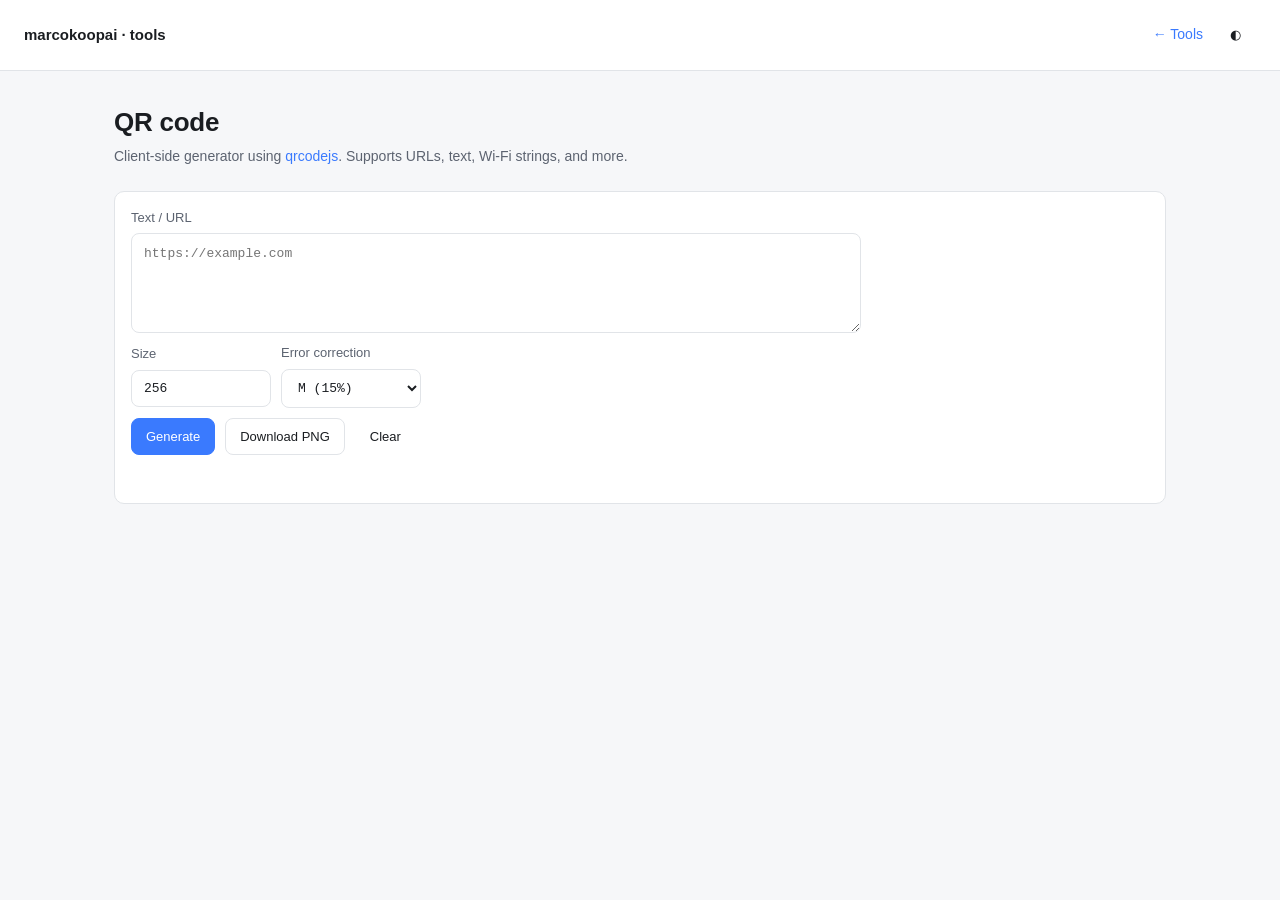
<file: tools/qrcode/index.html>
<!doctype html>
<html lang="en">
<head>
<meta charset="utf-8">
<meta name="viewport" content="width=device-width, initial-scale=1">
<title>QR code · marcokoopai tools</title>
<script src="/assets/js/theme.js"></script>
<link rel="stylesheet" href="/assets/css/base.css">
<style>
  .qr-layout { display: grid; grid-template-columns: 1fr auto; gap: 16px; align-items: start; }
  @media (max-width: 720px) { .qr-layout { grid-template-columns: 1fr; } }
  #qrCanvasHost { background: #fff; padding: 12px; border-radius: 8px; display: inline-block; min-width: 272px; min-height: 272px; }
  #qrCanvasHost canvas, #qrCanvasHost img { display: block; }
</style>
</head>
<body>
<header class="site-header">
  <a class="brand" href="/">marcokoopai · tools</a>
  <nav class="nav">
    <a href="/">← Tools</a>
    <button class="btn ghost" type="button" onclick="toggleTheme()" aria-label="Toggle theme">◐</button>
  </nav>
</header>

<main class="container">
  <h1>QR code</h1>
  <p class="subtitle">Client-side generator using <a href="https://github.com/davidshimjs/qrcodejs" target="_blank" rel="noopener">qrcodejs</a>. Supports URLs, text, Wi-Fi strings, and more.</p>

  <div class="panel">
    <div class="qr-layout">
      <div>
        <label class="field" style="margin-bottom:10px">
          Text / URL
          <textarea id="text" placeholder="https://example.com" spellcheck="false" style="min-height:100px"></textarea>
        </label>
        <div class="row" style="margin-bottom:10px">
          <label class="field" style="flex:0 0 140px">
            Size
            <input id="size" type="number" min="64" max="1024" step="16" value="256">
          </label>
          <label class="field" style="flex:0 0 140px">
            Error correction
            <select id="ecl">
              <option value="L">L (7%)</option>
              <option value="M" selected>M (15%)</option>
              <option value="Q">Q (25%)</option>
              <option value="H">H (30%)</option>
            </select>
          </label>
        </div>
        <div class="row">
          <button class="btn primary" id="gen">Generate</button>
          <button class="btn" id="download">Download PNG</button>
          <button class="btn ghost" id="clear">Clear</button>
        </div>
        <div class="status" id="status" style="margin-top:10px"></div>
      </div>
      <div>
        <div id="qrCanvasHost"></div>
      </div>
    </div>
  </div>
</main>

<script src="/vendor/qrcode.min.js"></script>
<script src="/assets/js/common.js"></script>
<script>
  const text = $('#text'), sizeEl = $('#size'), eclEl = $('#ecl'), host = $('#qrCanvasHost'), status = $('#status');
  const setStatus = (m, c) => { status.textContent = m || ''; status.className = 'status' + (c ? ' ' + c : ''); };

  let qr;
  function generate() {
    const v = text.value.trim();
    if (!v) { host.innerHTML = ''; setStatus(''); return; }
    const size = Math.max(64, Math.min(1024, parseInt(sizeEl.value, 10) || 256));
    const levels = { L: QRCode.CorrectLevel.L, M: QRCode.CorrectLevel.M, Q: QRCode.CorrectLevel.Q, H: QRCode.CorrectLevel.H };
    try {
      host.innerHTML = '';
      qr = new QRCode(host, { text: v, width: size, height: size, correctLevel: levels[eclEl.value] });
      setStatus(`Generated ${size}×${size}, ECL ${eclEl.value}, ${v.length} chars input.`, 'ok');
    } catch (e) {
      host.innerHTML = '';
      setStatus('Error: ' + e.message, 'err');
    }
  }

  function download() {
    const canvas = host.querySelector('canvas');
    const img = host.querySelector('img');
    let dataUrl;
    if (canvas) dataUrl = canvas.toDataURL('image/png');
    else if (img) dataUrl = img.src;
    else { setStatus('Nothing to download yet.', 'warn'); return; }
    const a = document.createElement('a');
    a.href = dataUrl;
    a.download = 'qrcode.png';
    document.body.appendChild(a);
    a.click();
    a.remove();
  }

  $('#gen').onclick = generate;
  $('#download').onclick = download;
  $('#clear').onclick = () => { text.value = ''; host.innerHTML = ''; setStatus(''); text.focus(); };
  text.addEventListener('keydown', (e) => { if (e.key === 'Enter' && (e.metaKey || e.ctrlKey)) generate(); });
</script>
</body>
</html>
</file>
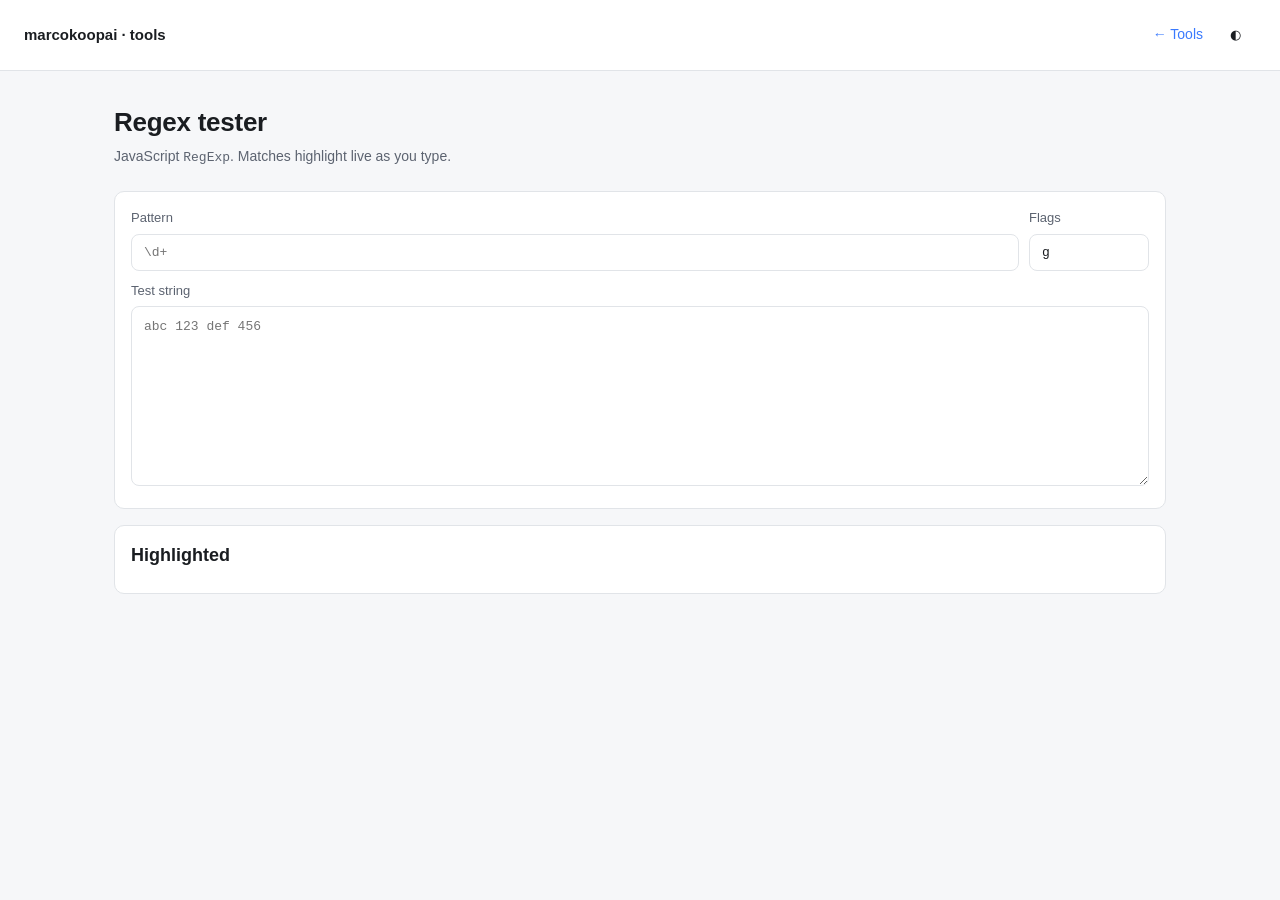
<file: tools/regex/index.html>
<!doctype html>
<html lang="en">
<head>
<meta charset="utf-8">
<meta name="viewport" content="width=device-width, initial-scale=1">
<title>Regex · marcokoopai tools</title>
<script src="/assets/js/theme.js"></script>
<link rel="stylesheet" href="/assets/css/base.css">
<style>
  #matchView { white-space: pre-wrap; word-break: break-word; font-family: var(--mono); font-size: 13px; }
  .group-table { width: 100%; border-collapse: collapse; font-family: var(--mono); font-size: 13px; }
  .group-table th, .group-table td { border-bottom: 1px solid var(--border); padding: 6px 8px; text-align: left; vertical-align: top; }
  .group-table th { color: var(--muted); font-weight: 500; }
</style>
</head>
<body>
<header class="site-header">
  <a class="brand" href="/">marcokoopai · tools</a>
  <nav class="nav">
    <a href="/">← Tools</a>
    <button class="btn ghost" type="button" onclick="toggleTheme()" aria-label="Toggle theme">◐</button>
  </nav>
</header>

<main class="container">
  <h1>Regex tester</h1>
  <p class="subtitle">JavaScript <code>RegExp</code>. Matches highlight live as you type.</p>

  <div class="panel">
    <div class="row" style="margin-bottom:10px">
      <label class="field grow">
        Pattern
        <input id="pattern" type="text" placeholder="\d+" spellcheck="false">
      </label>
      <label class="field" style="flex:0 0 auto; width:120px">
        Flags
        <input id="flags" type="text" value="g" spellcheck="false">
      </label>
    </div>
    <label class="field">
      Test string
      <textarea id="test" placeholder="abc 123 def 456" spellcheck="false"></textarea>
    </label>
    <div class="status" id="status"></div>
  </div>

  <div class="panel">
    <h2 style="margin-top:0">Highlighted</h2>
    <div id="matchView" class="pre"></div>
  </div>

  <div class="panel" id="groupsPanel" hidden>
    <h2 style="margin-top:0">Matches</h2>
    <table class="group-table" id="groupsTable"></table>
  </div>
</main>

<script src="/assets/js/common.js"></script>
<script>
  const patternEl = $('#pattern'), flagsEl = $('#flags'), testEl = $('#test');
  const status = $('#status'), view = $('#matchView');
  const groupsPanel = $('#groupsPanel'), groupsTable = $('#groupsTable');
  const setStatus = (m, c) => { status.textContent = m || ''; status.className = 'status' + (c ? ' ' + c : ''); };

  function render() {
    const p = patternEl.value;
    const f = flagsEl.value;
    const s = testEl.value;
    view.innerHTML = escapeHtml(s);
    groupsPanel.hidden = true;
    groupsTable.innerHTML = '';
    if (!p) { setStatus(''); return; }
    let re;
    try { re = new RegExp(p, f.includes('g') ? f : f + 'g'); }
    catch (e) { setStatus('Regex error: ' + e.message, 'err'); return; }

    const matches = [];
    let m;
    let safety = 0;
    while ((m = re.exec(s)) !== null) {
      matches.push({ index: m.index, text: m[0], groups: m.slice(1), named: m.groups || null });
      if (m.index === re.lastIndex) re.lastIndex++;
      if (++safety > 10000) break;
    }

    if (!matches.length) { setStatus('No matches.', 'warn'); return; }

    let html = '';
    let cursor = 0;
    for (const mm of matches) {
      html += escapeHtml(s.slice(cursor, mm.index));
      html += '<span class="mark">' + escapeHtml(mm.text) + '</span>';
      cursor = mm.index + mm.text.length;
    }
    html += escapeHtml(s.slice(cursor));
    view.innerHTML = html;

    let rows = '<thead><tr><th>#</th><th>Match</th><th>Index</th><th>Groups</th></tr></thead><tbody>';
    matches.forEach((mm, i) => {
      const g = mm.groups.length ? mm.groups.map((v, j) => `[${j+1}] ${v === undefined ? '—' : escapeHtml(String(v))}`).join('<br>') : '';
      const named = mm.named ? '<br>' + Object.entries(mm.named).map(([k,v]) => `${escapeHtml(k)}: ${v === undefined ? '—' : escapeHtml(String(v))}`).join('<br>') : '';
      rows += `<tr><td>${i+1}</td><td>${escapeHtml(mm.text)}</td><td>${mm.index}</td><td>${g}${named}</td></tr>`;
    });
    rows += '</tbody>';
    groupsTable.innerHTML = rows;
    groupsPanel.hidden = false;
    setStatus(matches.length + ' match' + (matches.length === 1 ? '' : 'es'), 'ok');
  }

  [patternEl, flagsEl, testEl].forEach(el => el.addEventListener('input', render));
  render();
</script>
</body>
</html>
</file>
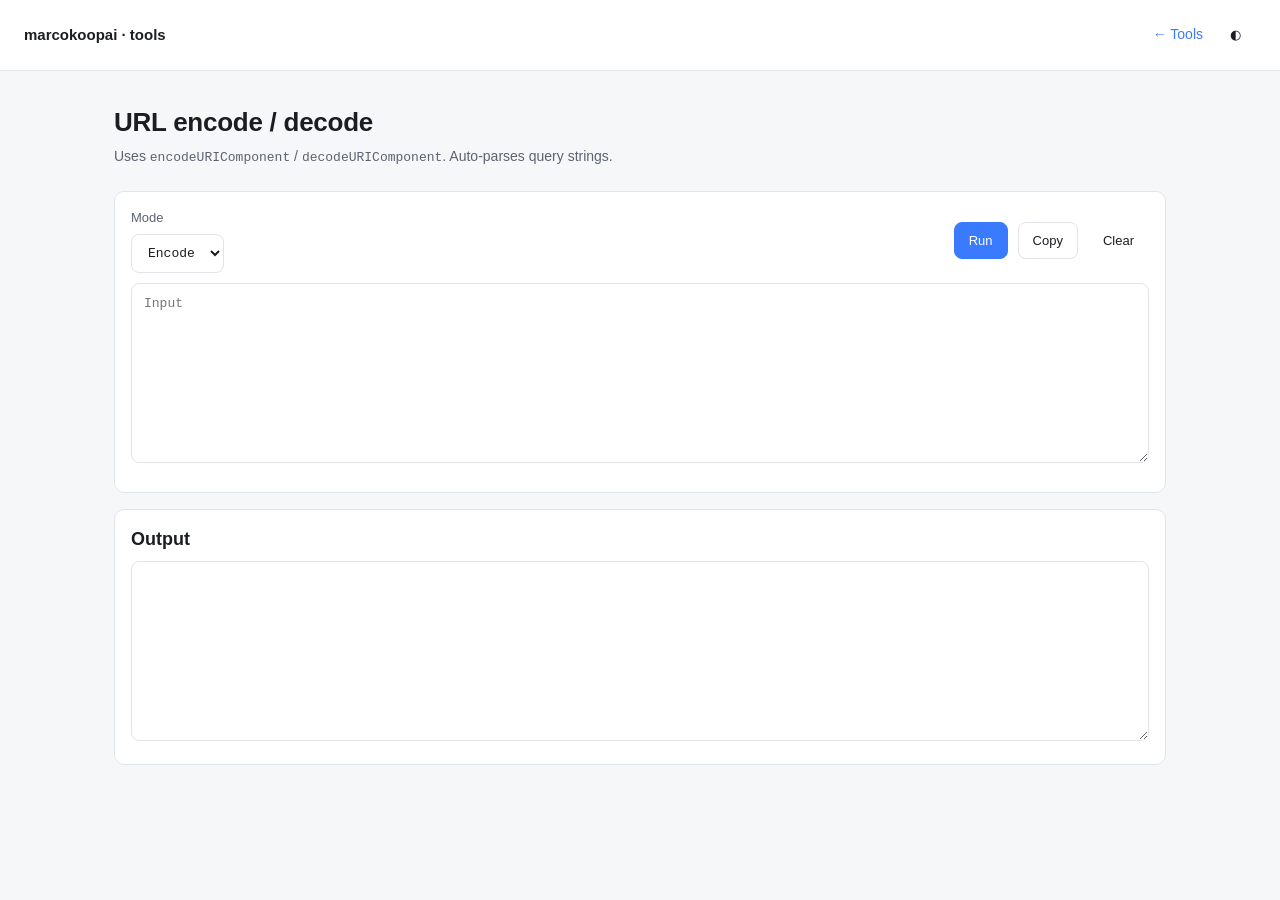
<file: tools/url-encode/index.html>
<!doctype html>
<html lang="en">
<head>
<meta charset="utf-8">
<meta name="viewport" content="width=device-width, initial-scale=1">
<title>URL · marcokoopai tools</title>
<script src="/assets/js/theme.js"></script>
<link rel="stylesheet" href="/assets/css/base.css">
</head>
<body>
<header class="site-header">
  <a class="brand" href="/">marcokoopai · tools</a>
  <nav class="nav">
    <a href="/">← Tools</a>
    <button class="btn ghost" type="button" onclick="toggleTheme()" aria-label="Toggle theme">◐</button>
  </nav>
</header>

<main class="container">
  <h1>URL encode / decode</h1>
  <p class="subtitle">Uses <code>encodeURIComponent</code> / <code>decodeURIComponent</code>. Auto-parses query strings.</p>

  <div class="panel">
    <div class="row" style="margin-bottom:10px">
      <label class="field" style="flex:0 0 auto">
        Mode
        <select id="mode">
          <option value="encode" selected>Encode</option>
          <option value="decode">Decode</option>
        </select>
      </label>
      <div class="grow"></div>
      <button class="btn primary" id="run">Run</button>
      <button class="btn" id="copy">Copy</button>
      <button class="btn ghost" id="clear">Clear</button>
    </div>
    <textarea id="input" placeholder="Input" spellcheck="false"></textarea>
    <div class="status" id="status"></div>
  </div>

  <div class="panel">
    <h2 style="margin-top:0">Output</h2>
    <textarea id="output" readonly></textarea>
  </div>

  <div class="panel" id="queryPanel" hidden>
    <h2 style="margin-top:0">Query parameters</h2>
    <dl class="kv" id="queryList"></dl>
  </div>
</main>

<script src="/assets/js/common.js"></script>
<script>
  const input = $('#input'), output = $('#output'), status = $('#status');
  const queryPanel = $('#queryPanel'), queryList = $('#queryList');
  const setStatus = (m, c) => { status.textContent = m || ''; status.className = 'status' + (c ? ' ' + c : ''); };

  function parseQuery(s) {
    const qIdx = s.indexOf('?');
    const qs = qIdx >= 0 ? s.slice(qIdx + 1) : s;
    const hashIdx = qs.indexOf('#');
    const clean = hashIdx >= 0 ? qs.slice(0, hashIdx) : qs;
    if (!clean.includes('=') && !clean.includes('&')) return null;
    try {
      const sp = new URLSearchParams(clean);
      const entries = Array.from(sp.entries());
      return entries.length ? entries : null;
    } catch (_) { return null; }
  }

  function render() {
    const mode = $('#mode').value;
    const src = input.value;
    if (!src) { output.value = ''; queryPanel.hidden = true; setStatus(''); return; }
    try {
      output.value = mode === 'encode' ? encodeURIComponent(src) : decodeURIComponent(src);
      setStatus((mode === 'encode' ? 'Encoded' : 'Decoded') + ' · ' + output.value.length + ' chars', 'ok');
      const q = mode === 'decode' ? parseQuery(output.value) : parseQuery(src);
      if (q) {
        queryList.innerHTML = '';
        for (const [k, v] of q) {
          const dt = document.createElement('dt'); dt.textContent = k;
          const dd = document.createElement('dd'); dd.textContent = v;
          queryList.appendChild(dt); queryList.appendChild(dd);
        }
        queryPanel.hidden = false;
      } else {
        queryPanel.hidden = true;
      }
    } catch (e) {
      output.value = '';
      queryPanel.hidden = true;
      setStatus('Error: ' + e.message, 'err');
    }
  }

  $('#run').onclick = render;
  $('#copy').onclick = () => { if (output.value) copyToClipboard(output.value); };
  $('#clear').onclick = () => { input.value = ''; output.value = ''; queryPanel.hidden = true; setStatus(''); input.focus(); };
</script>
</body>
</html>
</file>
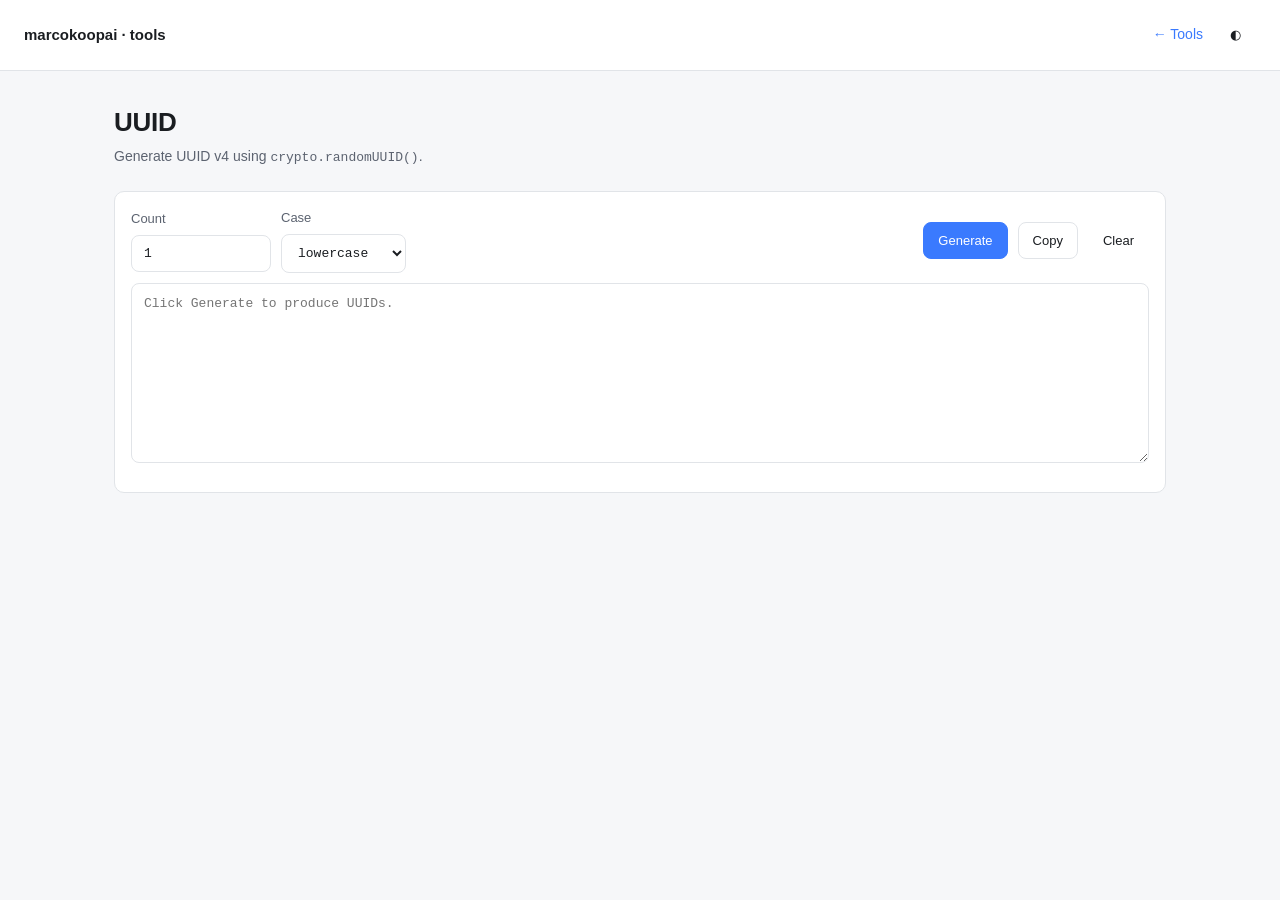
<file: tools/uuid/index.html>
<!doctype html>
<html lang="en">
<head>
<meta charset="utf-8">
<meta name="viewport" content="width=device-width, initial-scale=1">
<title>UUID · marcokoopai tools</title>
<script src="/assets/js/theme.js"></script>
<link rel="stylesheet" href="/assets/css/base.css">
</head>
<body>
<header class="site-header">
  <a class="brand" href="/">marcokoopai · tools</a>
  <nav class="nav">
    <a href="/">← Tools</a>
    <button class="btn ghost" type="button" onclick="toggleTheme()" aria-label="Toggle theme">◐</button>
  </nav>
</header>

<main class="container">
  <h1>UUID</h1>
  <p class="subtitle">Generate UUID v4 using <code>crypto.randomUUID()</code>.</p>

  <div class="panel">
    <div class="row" style="margin-bottom:10px">
      <label class="field" style="flex:0 0 auto; width:140px">
        Count
        <input id="count" type="number" min="1" max="1000" value="1">
      </label>
      <label class="field" style="flex:0 0 auto">
        Case
        <select id="case">
          <option value="lower" selected>lowercase</option>
          <option value="upper">UPPERCASE</option>
          <option value="nohyphen">no hyphens</option>
        </select>
      </label>
      <div class="grow"></div>
      <button class="btn primary" id="gen">Generate</button>
      <button class="btn" id="copy">Copy</button>
      <button class="btn ghost" id="clear">Clear</button>
    </div>
    <textarea id="out" readonly placeholder="Click Generate to produce UUIDs."></textarea>
    <div class="status" id="status"></div>
  </div>
</main>

<script src="/assets/js/common.js"></script>
<script>
  const out = $('#out'), status = $('#status');
  const setStatus = (m, c) => { status.textContent = m || ''; status.className = 'status' + (c ? ' ' + c : ''); };

  function format(u, mode) {
    if (mode === 'upper') return u.toUpperCase();
    if (mode === 'nohyphen') return u.replace(/-/g, '');
    return u;
  }

  $('#gen').onclick = () => {
    const n = Math.max(1, Math.min(1000, parseInt($('#count').value, 10) || 1));
    const mode = $('#case').value;
    if (!crypto.randomUUID) { setStatus('crypto.randomUUID() not supported in this browser.', 'err'); return; }
    const ids = [];
    for (let i = 0; i < n; i++) ids.push(format(crypto.randomUUID(), mode));
    out.value = ids.join('\n');
    setStatus(`Generated ${n} UUID${n === 1 ? '' : 's'}.`, 'ok');
  };
  $('#copy').onclick = () => { if (out.value) copyToClipboard(out.value); };
  $('#clear').onclick = () => { out.value = ''; setStatus(''); };
</script>
</body>
</html>
</file>
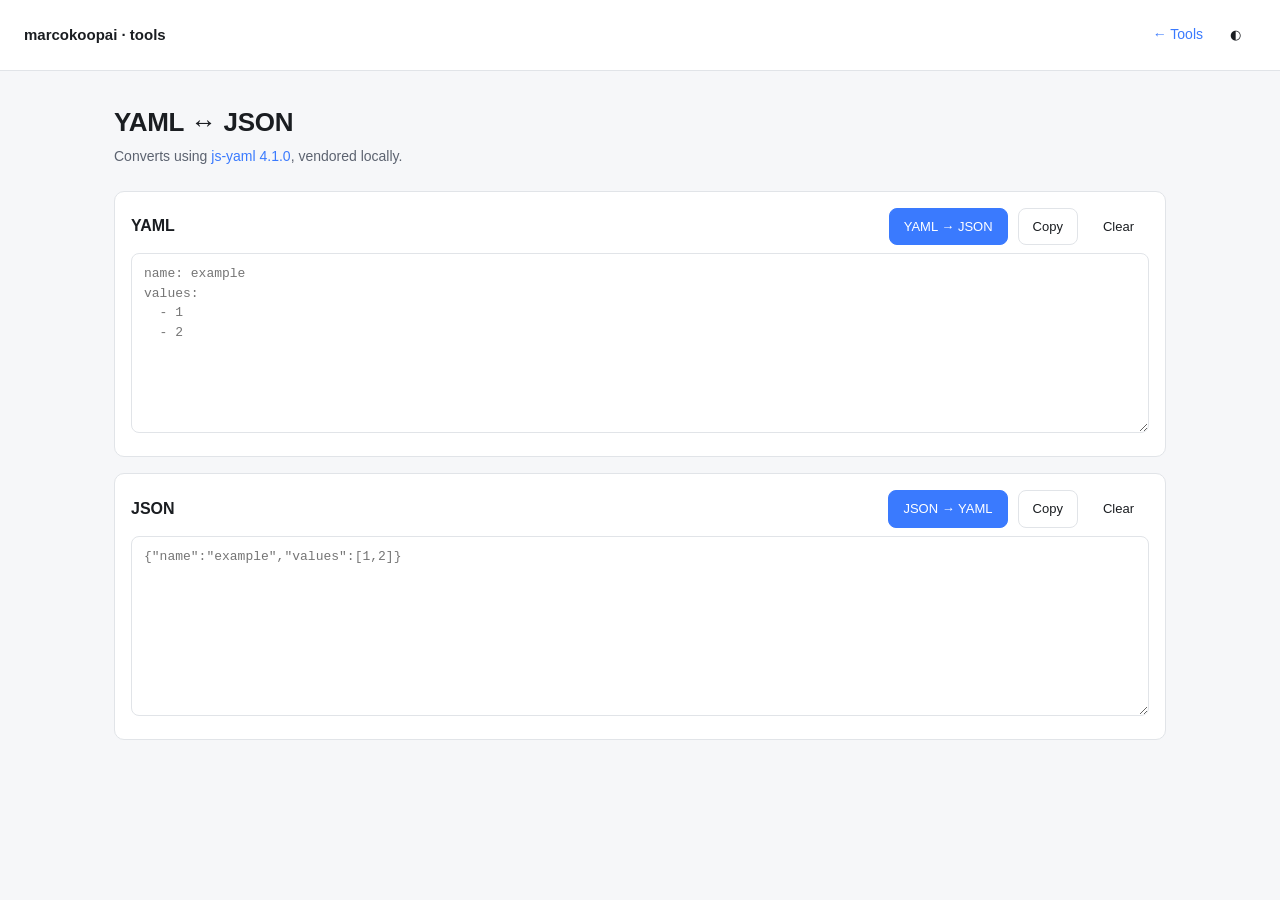
<file: tools/yaml-json/index.html>
<!doctype html>
<html lang="en">
<head>
<meta charset="utf-8">
<meta name="viewport" content="width=device-width, initial-scale=1">
<title>YAML ↔ JSON · marcokoopai tools</title>
<script src="/assets/js/theme.js"></script>
<link rel="stylesheet" href="/assets/css/base.css">
</head>
<body>
<header class="site-header">
  <a class="brand" href="/">marcokoopai · tools</a>
  <nav class="nav">
    <a href="/">← Tools</a>
    <button class="btn ghost" type="button" onclick="toggleTheme()" aria-label="Toggle theme">◐</button>
  </nav>
</header>

<main class="container">
  <h1>YAML ↔ JSON</h1>
  <p class="subtitle">Converts using <a href="https://github.com/nodeca/js-yaml" target="_blank" rel="noopener">js-yaml 4.1.0</a>, vendored locally.</p>

  <div class="panel">
    <div class="row between" style="margin-bottom:8px">
      <strong>YAML</strong>
      <div class="row">
        <button class="btn primary" id="toJson">YAML → JSON</button>
        <button class="btn" data-copy="yaml">Copy</button>
        <button class="btn ghost" data-clear="yaml">Clear</button>
      </div>
    </div>
    <textarea id="yamlArea" placeholder='name: example&#10;values:&#10;  - 1&#10;  - 2' spellcheck="false"></textarea>
  </div>

  <div class="panel">
    <div class="row between" style="margin-bottom:8px">
      <strong>JSON</strong>
      <div class="row">
        <button class="btn primary" id="toYaml">JSON → YAML</button>
        <button class="btn" data-copy="json">Copy</button>
        <button class="btn ghost" data-clear="json">Clear</button>
      </div>
    </div>
    <textarea id="jsonArea" placeholder='{"name":"example","values":[1,2]}' spellcheck="false"></textarea>
  </div>

  <div class="status" id="status"></div>
</main>

<script src="/vendor/js-yaml.min.js"></script>
<script src="/assets/js/common.js"></script>
<script>
  const yamlArea = $('#yamlArea'), jsonArea = $('#jsonArea'), status = $('#status');
  const setStatus = (m, c) => { status.textContent = m || ''; status.className = 'status' + (c ? ' ' + c : ''); };

  $('#toJson').onclick = () => {
    const src = yamlArea.value;
    if (!src.trim()) { setStatus(''); return; }
    try {
      const obj = jsyaml.load(src);
      jsonArea.value = JSON.stringify(obj, null, 2);
      setStatus('Converted YAML → JSON.', 'ok');
    } catch (e) { setStatus('YAML error: ' + e.message, 'err'); }
  };

  $('#toYaml').onclick = () => {
    const src = jsonArea.value;
    if (!src.trim()) { setStatus(''); return; }
    try {
      const obj = JSON.parse(src);
      yamlArea.value = jsyaml.dump(obj, { indent: 2, lineWidth: 120, noRefs: true });
      setStatus('Converted JSON → YAML.', 'ok');
    } catch (e) { setStatus('JSON error: ' + e.message, 'err'); }
  };

  document.addEventListener('click', (e) => {
    const c = e.target.closest('[data-copy]');
    if (c) {
      const v = (c.getAttribute('data-copy') === 'yaml' ? yamlArea : jsonArea).value;
      if (v) copyToClipboard(v);
      return;
    }
    const cl = e.target.closest('[data-clear]');
    if (cl) {
      const el = cl.getAttribute('data-clear') === 'yaml' ? yamlArea : jsonArea;
      el.value = '';
      setStatus('');
      el.focus();
    }
  });
</script>
</body>
</html>
</file>
<file: assets/css/base.css>
:root {
  color-scheme: light;
  --bg: #f6f7f9;
  --fg: #1a1d21;
  --muted: #5c6370;
  --accent: #3a7afe;
  --accent-fg: #ffffff;
  --border: #e1e4e8;
  --card-bg: #ffffff;
  --card-hover: #f0f3f7;
  --input-bg: #ffffff;
  --code-bg: #f0f2f5;
  --ok: #1a7f37;
  --err: #cf222e;
  --warn: #9a6700;
  --mark-bg: rgba(255, 221, 87, 0.45);
  --mark-fg: inherit;
  --shadow: 0 1px 2px rgba(0,0,0,0.04), 0 2px 8px rgba(0,0,0,0.04);
  --radius: 10px;
  --mono: ui-monospace, SFMono-Regular, "SF Mono", Menlo, Consolas, "Liberation Mono", monospace;
  --sans: -apple-system, BlinkMacSystemFont, "Segoe UI", Roboto, "Helvetica Neue", Arial, "PingFang TC", "Microsoft JhengHei", sans-serif;
}

[data-theme="dark"] {
  color-scheme: dark;
  --bg: #0f1115;
  --fg: #e6e8eb;
  --muted: #8a94a6;
  --accent: #5b9bff;
  --accent-fg: #0b0d10;
  --border: #2a2f38;
  --card-bg: #171a20;
  --card-hover: #1e222a;
  --input-bg: #12151a;
  --code-bg: #1a1e25;
  --ok: #3fb950;
  --err: #f85149;
  --warn: #d29922;
  --mark-bg: rgba(255, 221, 87, 0.25);
  --mark-fg: #ffe58a;
  --shadow: 0 1px 2px rgba(0,0,0,0.4), 0 2px 8px rgba(0,0,0,0.3);
}

@media (prefers-color-scheme: dark) {
  :root:not([data-theme]) {
    color-scheme: dark;
    --bg: #0f1115;
    --fg: #e6e8eb;
    --muted: #8a94a6;
    --accent: #5b9bff;
    --accent-fg: #0b0d10;
    --border: #2a2f38;
    --card-bg: #171a20;
    --card-hover: #1e222a;
    --input-bg: #12151a;
    --code-bg: #1a1e25;
    --ok: #3fb950;
    --err: #f85149;
    --warn: #d29922;
    --mark-bg: rgba(255, 221, 87, 0.25);
    --mark-fg: #ffe58a;
    --shadow: 0 1px 2px rgba(0,0,0,0.4), 0 2px 8px rgba(0,0,0,0.3);
  }
}

* { box-sizing: border-box; }

html, body { margin: 0; padding: 0; }

body {
  font-family: var(--sans);
  background: var(--bg);
  color: var(--fg);
  line-height: 1.5;
  min-height: 100vh;
  -webkit-font-smoothing: antialiased;
}

a { color: var(--accent); text-decoration: none; }
a:hover { text-decoration: underline; }

.site-header {
  display: flex;
  align-items: center;
  justify-content: space-between;
  padding: 16px 24px;
  border-bottom: 1px solid var(--border);
  background: var(--card-bg);
}
.site-header .brand {
  font-weight: 600;
  font-size: 15px;
  color: var(--fg);
}
.site-header .brand:hover { text-decoration: none; }
.site-header .nav {
  display: flex;
  align-items: center;
  gap: 12px;
  font-size: 14px;
}

.container {
  max-width: 1100px;
  margin: 0 auto;
  padding: 32px 24px 64px;
}

h1 {
  font-size: 26px;
  margin: 0 0 4px;
  letter-spacing: -0.01em;
}
h2 {
  font-size: 18px;
  margin: 24px 0 8px;
}
.subtitle {
  color: var(--muted);
  margin: 0 0 24px;
  font-size: 14px;
}

.tool-grid {
  display: grid;
  grid-template-columns: repeat(auto-fill, minmax(240px, 1fr));
  gap: 16px;
}
.tool-card {
  display: block;
  background: var(--card-bg);
  border: 1px solid var(--border);
  border-radius: var(--radius);
  padding: 18px 18px 16px;
  color: var(--fg);
  box-shadow: var(--shadow);
  transition: transform 0.08s ease, background 0.15s ease, border-color 0.15s ease;
}
.tool-card:hover {
  background: var(--card-hover);
  border-color: var(--accent);
  text-decoration: none;
  transform: translateY(-1px);
}
.tool-card .icon {
  font-size: 28px;
  line-height: 1;
  margin-bottom: 10px;
}
.tool-card .name {
  font-weight: 600;
  font-size: 15px;
  margin-bottom: 2px;
}
.tool-card .desc {
  color: var(--muted);
  font-size: 13px;
}

.panel {
  background: var(--card-bg);
  border: 1px solid var(--border);
  border-radius: var(--radius);
  padding: 16px;
  margin-bottom: 16px;
}

.row { display: flex; gap: 10px; flex-wrap: wrap; align-items: center; }
.row.end { justify-content: flex-end; }
.row.between { justify-content: space-between; }
.grow { flex: 1 1 auto; min-width: 0; }

label.field {
  display: flex;
  flex-direction: column;
  gap: 6px;
  font-size: 13px;
  color: var(--muted);
  min-width: 0;
}

textarea, input[type="text"], input[type="number"], select {
  font-family: var(--mono);
  font-size: 13px;
  background: var(--input-bg);
  color: var(--fg);
  border: 1px solid var(--border);
  border-radius: 8px;
  padding: 10px 12px;
  outline: none;
  width: 100%;
  transition: border-color 0.12s ease;
}
textarea { min-height: 180px; resize: vertical; line-height: 1.5; }
textarea:focus, input:focus, select:focus { border-color: var(--accent); }

.btn {
  display: inline-flex;
  align-items: center;
  gap: 6px;
  font: inherit;
  font-size: 13px;
  font-weight: 500;
  padding: 8px 14px;
  border-radius: 8px;
  border: 1px solid var(--border);
  background: var(--card-bg);
  color: var(--fg);
  cursor: pointer;
  transition: background 0.1s ease, border-color 0.1s ease;
}
.btn:hover { background: var(--card-hover); }
.btn.primary { background: var(--accent); color: var(--accent-fg); border-color: var(--accent); }
.btn.primary:hover { filter: brightness(1.05); }
.btn.ghost { border-color: transparent; background: transparent; }
.btn.ghost:hover { background: var(--card-hover); }
.btn:disabled { opacity: 0.5; cursor: not-allowed; }

.status {
  font-size: 13px;
  color: var(--muted);
  margin-top: 6px;
}
.status.ok { color: var(--ok); }
.status.err { color: var(--err); }
.status.warn { color: var(--warn); }

code, pre { font-family: var(--mono); font-size: 13px; }
pre {
  background: var(--code-bg);
  border: 1px solid var(--border);
  border-radius: 8px;
  padding: 12px;
  overflow: auto;
  margin: 0;
}

.kv {
  display: grid;
  grid-template-columns: max-content 1fr;
  gap: 4px 16px;
  font-family: var(--mono);
  font-size: 13px;
}
.kv dt { color: var(--muted); }
.kv dd { margin: 0; word-break: break-all; }

.toast-host {
  position: fixed;
  bottom: 24px;
  left: 50%;
  transform: translateX(-50%);
  display: flex;
  flex-direction: column;
  gap: 8px;
  pointer-events: none;
  z-index: 1000;
}
.toast {
  background: var(--fg);
  color: var(--bg);
  padding: 8px 14px;
  border-radius: 8px;
  font-size: 13px;
  box-shadow: var(--shadow);
  opacity: 0;
  transform: translateY(6px);
  transition: opacity 0.15s ease, transform 0.15s ease;
}
.toast.show { opacity: 0.92; transform: translateY(0); }

.mark {
  background: var(--mark-bg);
  color: var(--mark-fg);
  padding: 0 1px;
  border-radius: 3px;
}

.diff-line { display: block; padding: 0 8px; border-left: 3px solid transparent; white-space: pre-wrap; word-break: break-all; }
.diff-line.add { background: rgba(31, 136, 61, 0.15); border-left-color: var(--ok); }
.diff-line.del { background: rgba(207, 34, 46, 0.15); border-left-color: var(--err); }
.diff-line.ctx { color: var(--muted); }

footer.site-footer {
  color: var(--muted);
  font-size: 13px;
  text-align: center;
  padding: 32px 16px;
}

@media (max-width: 520px) {
  .container { padding: 20px 16px 40px; }
  h1 { font-size: 22px; }
  .tool-grid { grid-template-columns: 1fr; }
}
</file>
